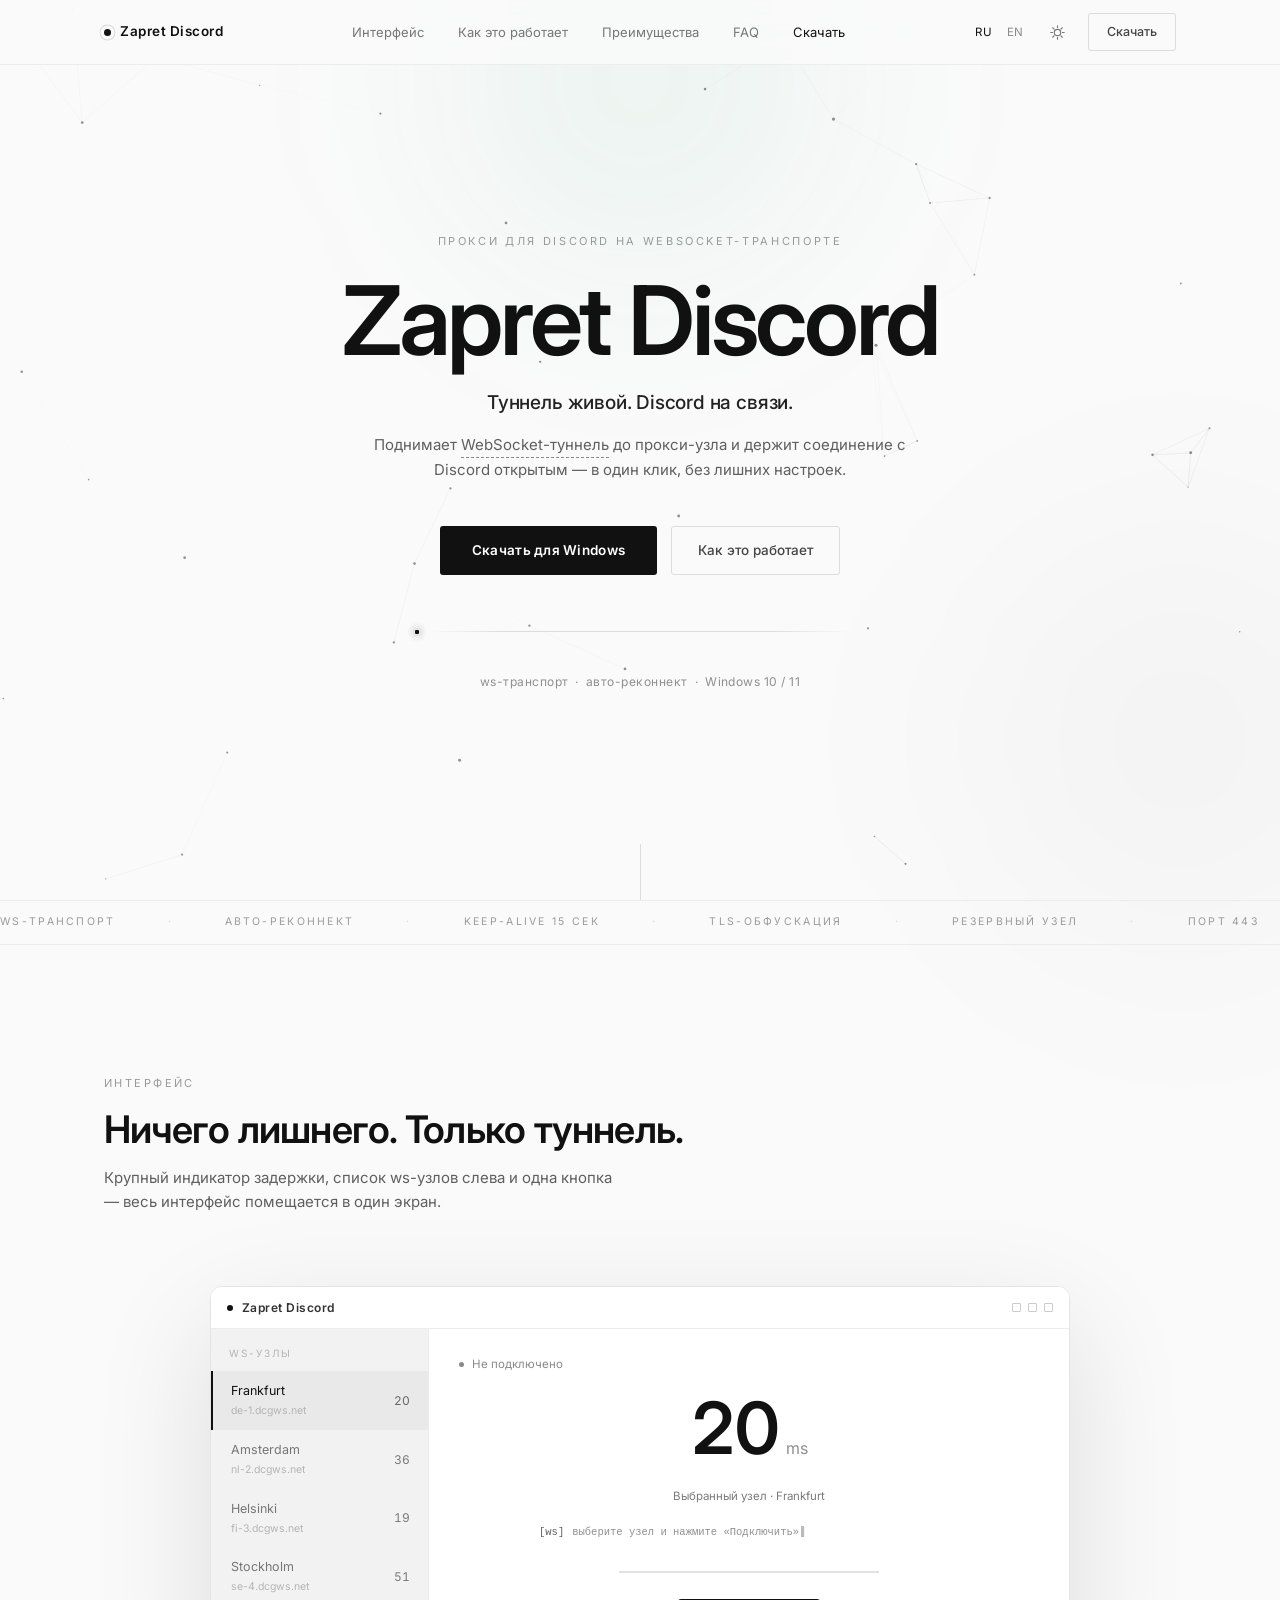
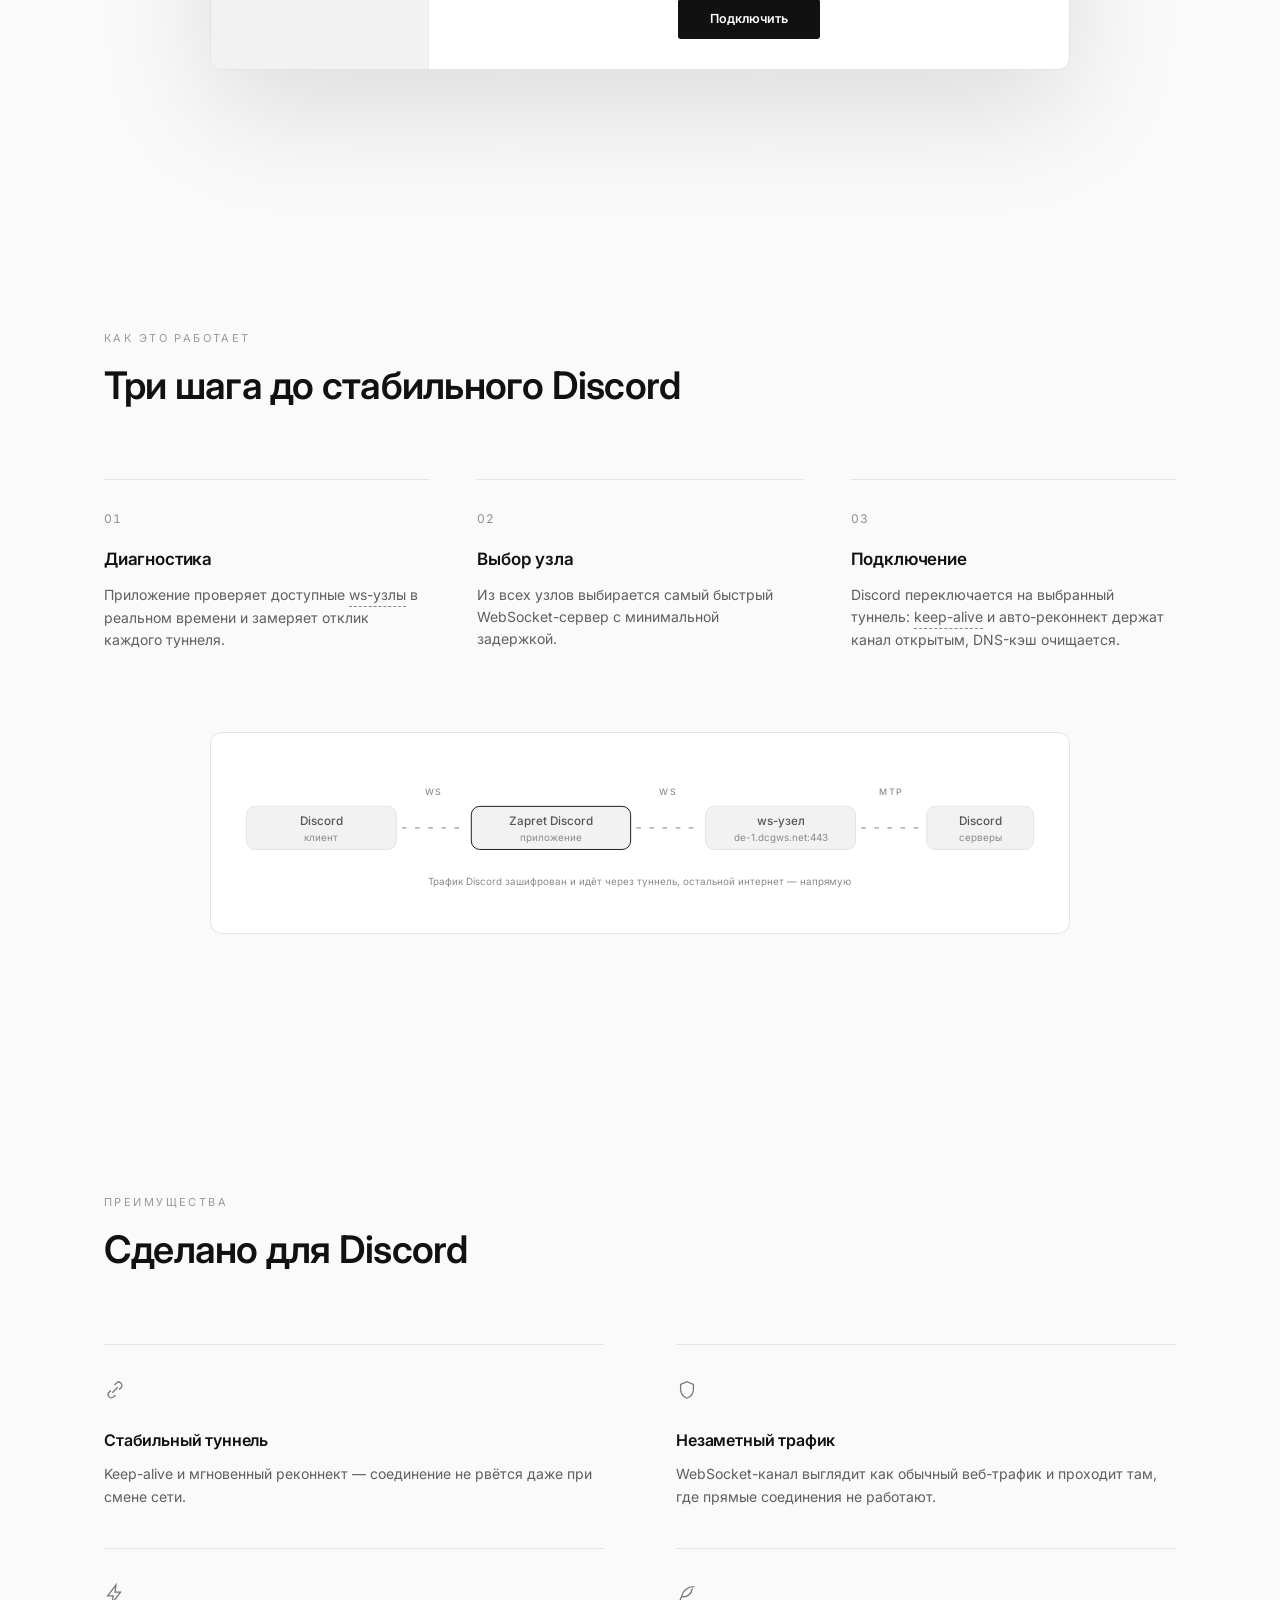
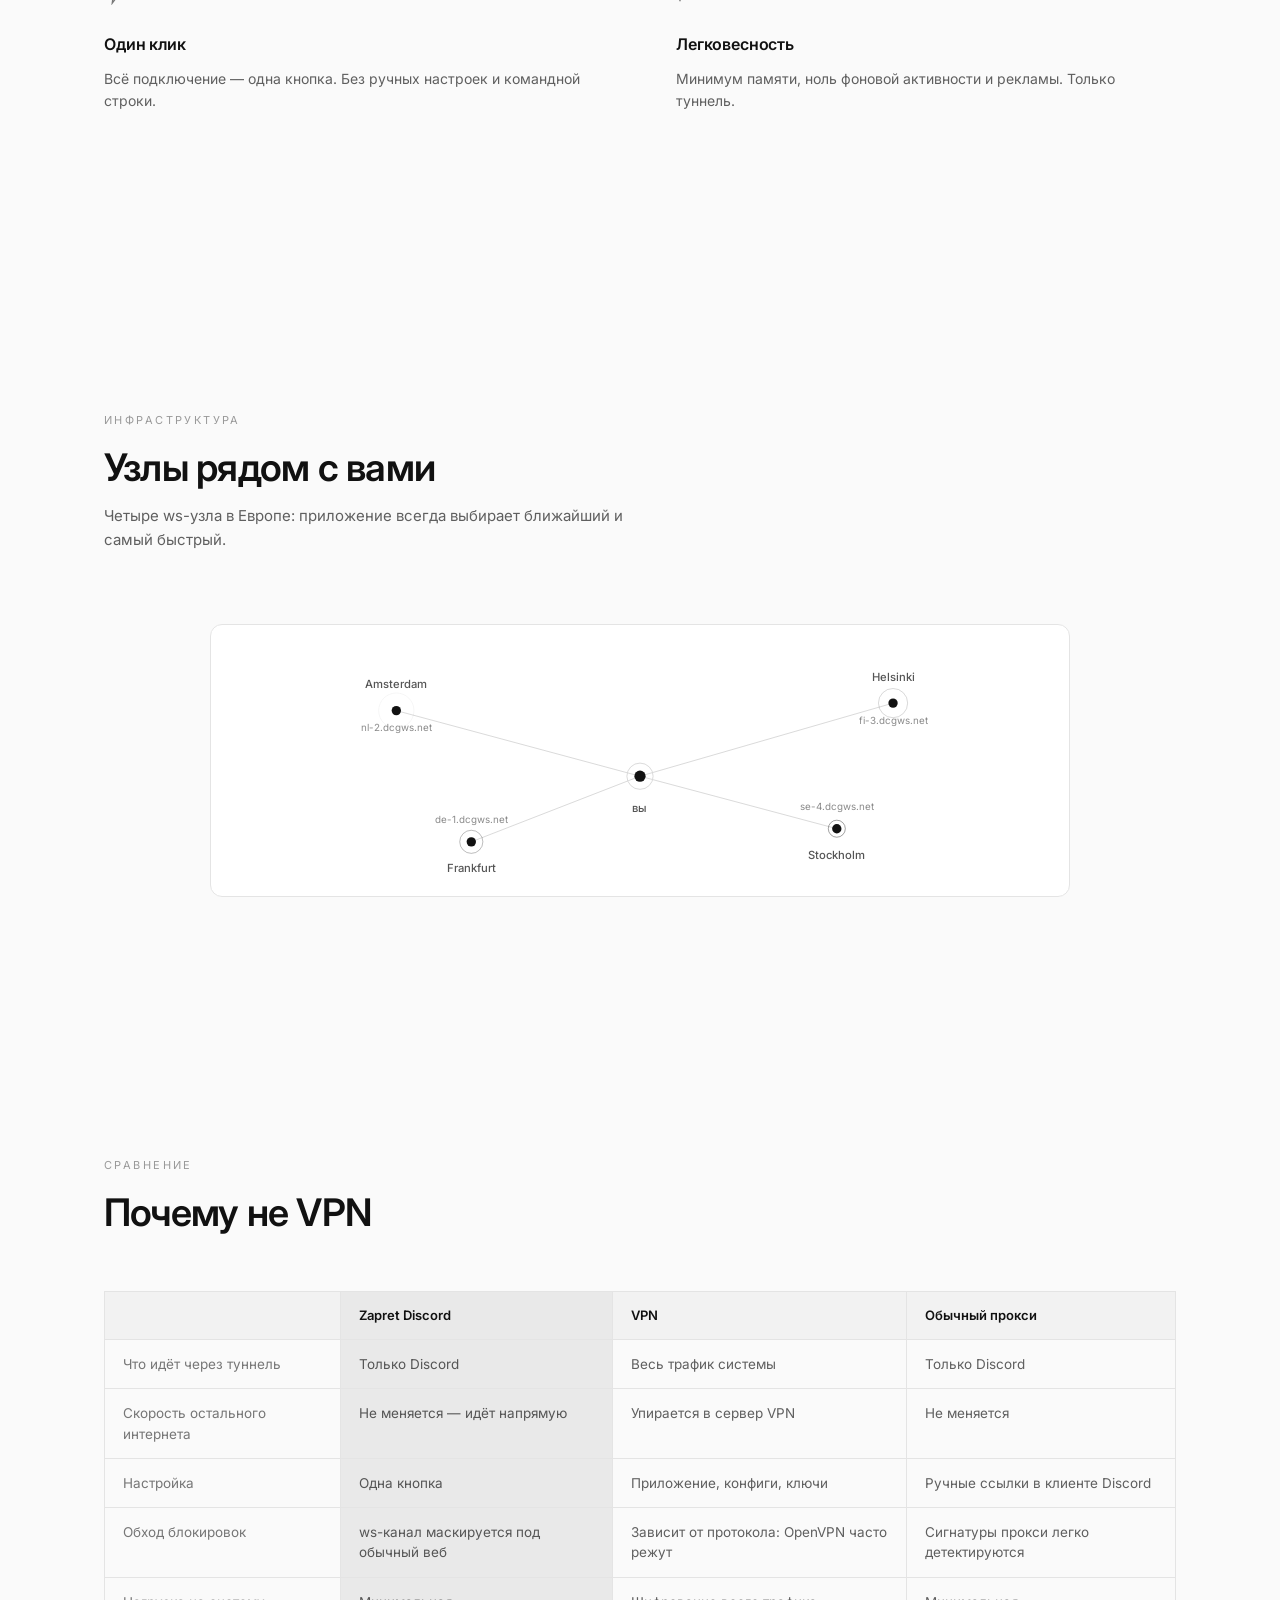
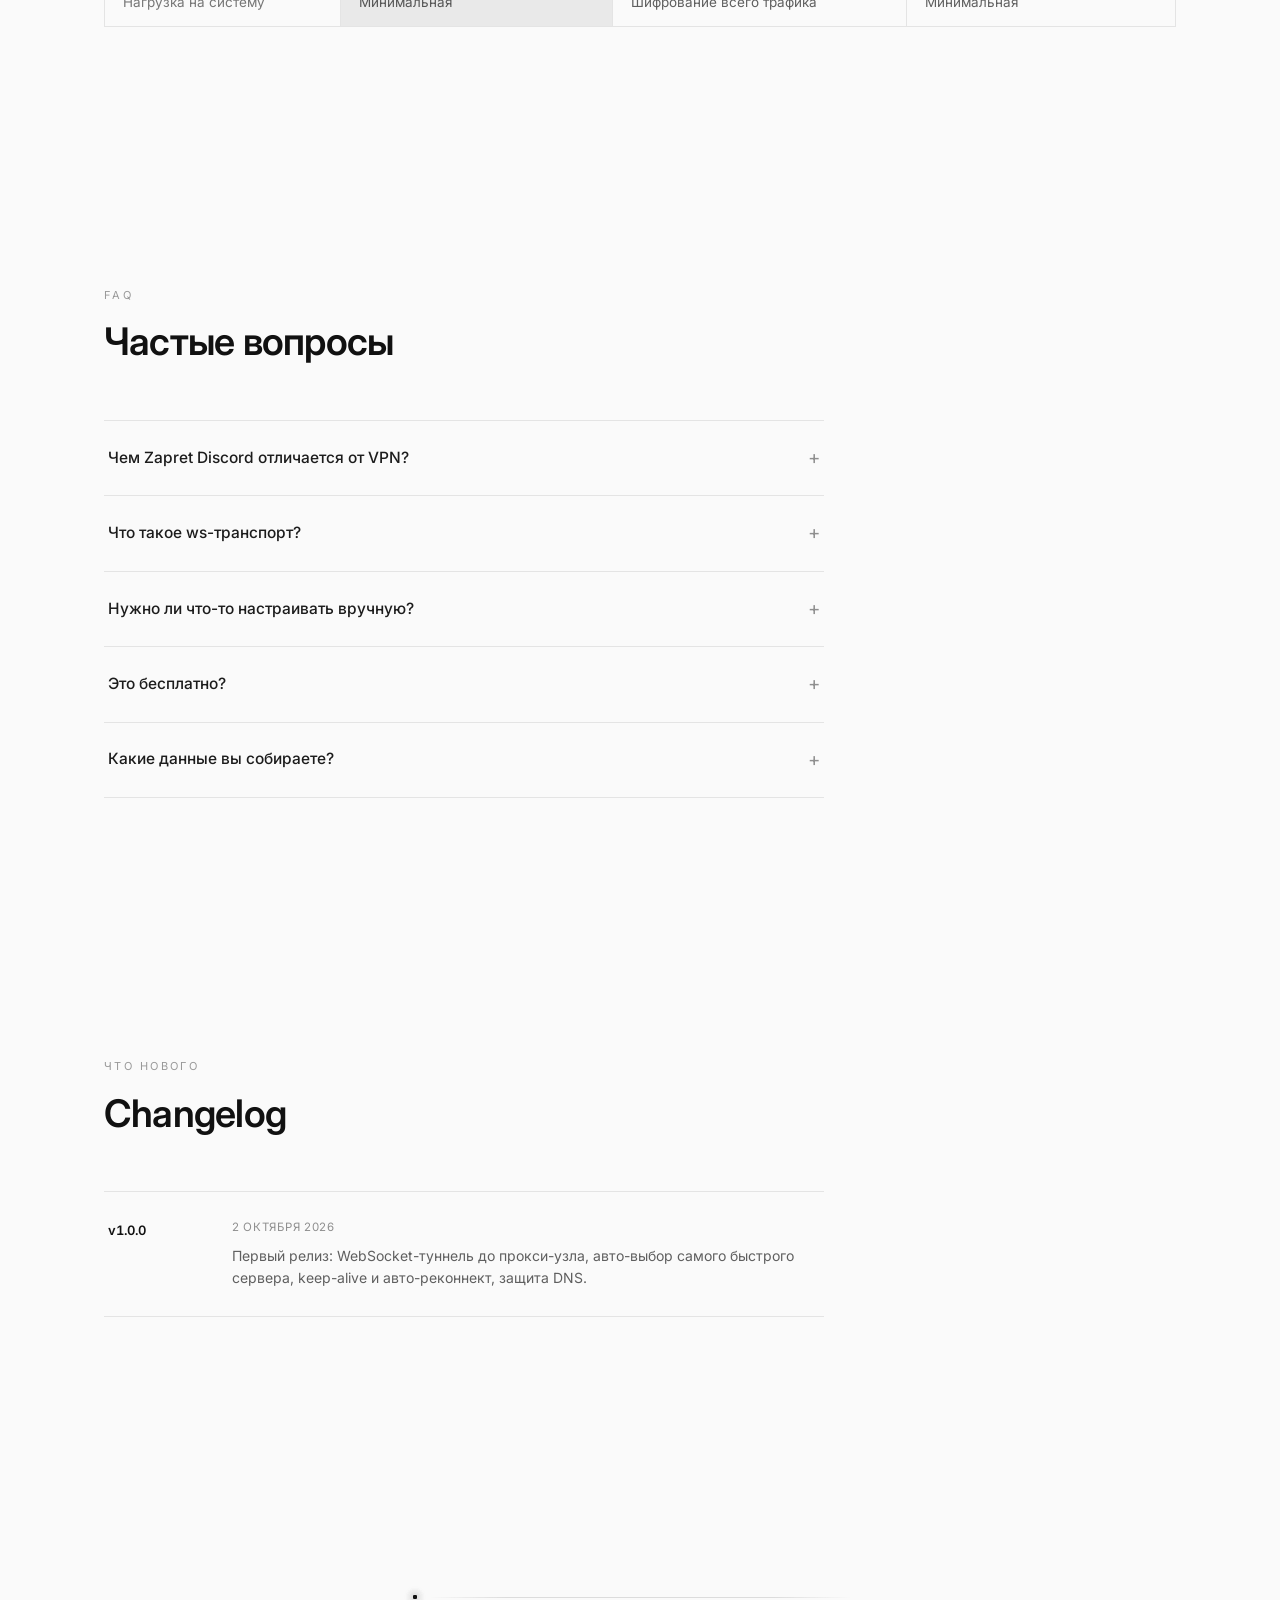
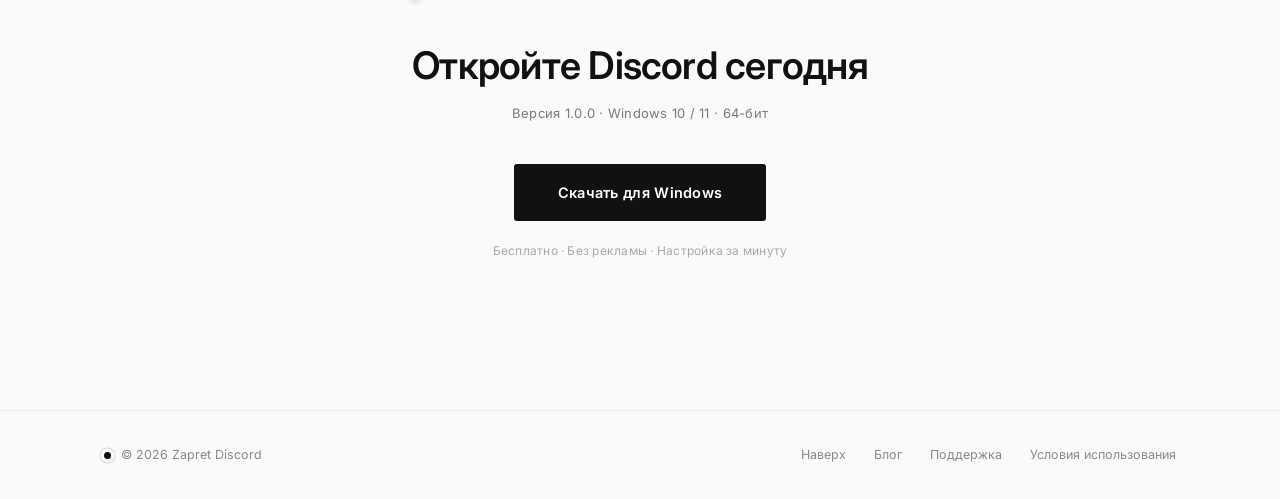
<file: index.html>
<!doctype html>
<html lang="ru" data-sw="./sw.js">
<head>
  <meta charset="utf-8">
  <meta name="viewport" content="width=device-width, initial-scale=1">
  <title>Zapret Discord — обход блокировки Discord без VPN</title>
  <meta name="description" content="Zapret Discord подключает Discord через быстрый WebSocket-туннель: авто-реконнект, TLS-обфускация, без логов и рекламы. Бесплатно. Windows 10/11.">
  <meta name="robots" content="index, follow, max-image-preview:large">
  <meta name="theme-color" content="#000000">
  <meta name="color-scheme" content="dark">
  <!-- Верификация поисковиков: вставьте коды из кабинетов вебмастера и раскомментируйте
       Яндекс    https://webmaster.yandex.ru
       Google    https://search.google.com/search-console
       Bing      https://www.bing.com/webmasters
       Mail.ru   https://webmaster.mail.ru
       Baidu     https://ziyuan.baidu.com
       Naver     https://searchadvisor.naver.com -->
  <meta name="yandex-verification" content="8bb18a4600611eff">
  <meta name="google-site-verification" content="SxLlZ3FTC0dqYHlyGSsDTpzpEkKq143Ux__LEuk9C7c">
  <meta name="msvalidate.01" content="8862D66B555B3E24EA8D3F0C0F921A12">
  <!-- <meta name="mailru-verification" content="КОД_MAILRU"> -->
  <!-- <meta name="baidu-site-verification" content="КОД_BAIDU"> -->
  <!-- <meta name="naver-site-verification" content="КОД_NAVER"> -->
  <!-- GitHub-репозиторий вида "user/repo" для живого бейджа версии -->
  <meta name="zapret:repo" content="">

  <link rel="canonical" href="https://zapretdiscord.shop/">
  <link rel="alternate" hreflang="ru" href="https://zapretdiscord.shop/">
  <link rel="alternate" hreflang="en" href="https://zapretdiscord.shop/en/">
  <link rel="alternate" hreflang="x-default" href="https://zapretdiscord.shop/">
  <meta property="og:url" content="https://zapretdiscord.shop/">
  <meta property="og:image" content="https://zapretdiscord.shop/og-image.png">

  <meta property="og:type" content="website">
  <meta property="og:site_name" content="Zapret Discord">
  <meta property="og:title" content="Zapret Discord — обход блокировки Discord без VPN">
  <meta property="og:description" content="Поднимает WebSocket-туннель до прокси-узла и держит соединение с Discord открытым — в один клик, без лишних настроек.">
  <meta property="og:image" content="og-image.png">
  <meta property="og:locale" content="ru_RU">
  <meta name="twitter:card" content="summary_large_image">
  <meta name="twitter:title" content="Zapret Discord — обход блокировки Discord без VPN">
  <meta name="twitter:description" content="Стабильный доступ к Discord через ws-туннель. Один клик, Windows 10/11.">
  <meta name="twitter:image" content="og-image.png">
  <link rel="manifest" href="manifest.webmanifest">

  <script>
  try {
    var t = localStorage.getItem('tgws-theme');
    if (t === 'light' || (!t && matchMedia('(prefers-color-scheme: light)').matches)) {
      document.documentElement.dataset.theme = 'light';
      document.querySelector('meta[name="theme-color"]').setAttribute('content', '#fafafa');
    }
  } catch (e) {}
  </script>

  <script type="application/ld+json">
  {
    "@context": "https://schema.org",
    "@type": "SoftwareApplication",
    "name": "Zapret Discord",
    "operatingSystem": "Windows 10, Windows 11",
    "applicationCategory": "SecurityApplication",
    "softwareVersion": "1.0.0",
    "description": "Подключает Discord через быстрый WebSocket-туннель и держит соединение открытым. Один клик, без настроек и рекламы.",
    "offers": { "@type": "Offer", "price": "0", "priceCurrency": "USD" }
  }
  </script>

  <script type="application/ld+json">
  {
    "@context": "https://schema.org",
    "@type": "FAQPage",
    "mainEntity": [
      {
        "@type": "Question",
        "name": "Чем Zapret Discord отличается от VPN?",
        "acceptedAnswer": { "@type": "Answer", "text": "Проксируется только трафик Discord — весь остальной интернет идёт напрямую. Это быстрее, легче для системы и не требует прав администратора." }
      },
      {
        "@type": "Question",
        "name": "Что такое ws-транспорт?",
        "acceptedAnswer": { "@type": "Answer", "text": "Discord общается с прокси через WebSocket — тот же протокол, что и у обычных сайтов. Канал сложно отличить от веб-трафика, поэтому он работает там, где прямые соединения обрываются." }
      },
      {
        "@type": "Question",
        "name": "Нужно ли что-то настраивать вручную?",
        "acceptedAnswer": { "@type": "Answer", "text": "Нет. Приложение само проверяет ws-узлы, выбирает самый быстрый туннель и подключается одной кнопкой." }
      },
      {
        "@type": "Question",
        "name": "Это бесплатно?",
        "acceptedAnswer": { "@type": "Answer", "text": "Да. Версия 1.0.0 полностью бесплатна — без рекламы, подписок и ограничений по трафику." }
      },
      {
        "@type": "Question",
        "name": "Какие данные вы собираете?",
        "acceptedAnswer": { "@type": "Answer", "text": "Никаких. Серверы не ведут логи обращений, а все настройки хранятся только на вашем компьютере." }
      }
    ]
  }
  </script>
  <link rel="icon" type="image/svg+xml" href="favicon.svg">
  <link rel="icon" type="image/png" sizes="32x32" href="favicon-32.png">
  <link rel="apple-touch-icon" href="apple-touch-icon.png">
  <link rel="preconnect" href="https://fonts.googleapis.com">
  <link rel="preconnect" href="https://fonts.gstatic.com" crossorigin>
  <link href="https://fonts.googleapis.com/css2?family=Inter:wght@400;500;600&display=swap" rel="stylesheet">
  <link rel="stylesheet" href="styles.css">
</head>
<body>

  <a class="skip" href="#main">Перейти к содержанию</a>

  <div class="glow glow-a" aria-hidden="true"></div>
  <div class="glow glow-b" aria-hidden="true"></div>
  <canvas class="bg-canvas" id="bg" aria-hidden="true"></canvas>

  <nav class="nav">
    <div class="container nav-inner">
      <a class="logo" href="#top">
        <span class="logo-dot"></span>
        <span>Zapret Discord</span>
      </a>
      <div class="nav-links">
        <a href="#demo">Интерфейс</a>
        <a href="#how">Как это работает</a>
        <a href="#features">Преимущества</a>
        <a href="#faq">FAQ</a>
        <a href="#download">Скачать</a>
      </div>
      <div class="nav-tools">
        <div class="lang">
          <a href="./" class="active" aria-current="true">RU</a>
          <a href="./en/">EN</a>
        </div>
        <button class="theme-toggle" id="themeToggle" type="button" aria-label="Переключить тему" title="Переключить тему">
          <svg class="icon-sun" width="17" height="17" viewBox="0 0 24 24" fill="none" stroke="currentColor" stroke-width="1.6" stroke-linecap="round">
            <circle cx="12" cy="12" r="4.5"/><path d="M12 2.5v2.5M12 19v2.5M2.5 12H5M19 12h2.5M5.3 5.3l1.8 1.8M16.9 16.9l1.8 1.8M18.7 5.3l-1.8 1.8M7.1 16.9l-1.8 1.8"/>
          </svg>
          <svg class="icon-moon" width="17" height="17" viewBox="0 0 24 24" fill="none" stroke="currentColor" stroke-width="1.6" stroke-linecap="round" stroke-linejoin="round">
            <path d="M20 14.5A8.5 8.5 0 0 1 9.5 4 8.5 8.5 0 1 0 20 14.5z"/>
          </svg>
        </button>
        <a class="btn-ghost nav-cta" href="#download">Скачать</a>
      </div>
    </div>
  </nav>

  <header class="hero" id="top">
    <div class="container">
      <p class="overline">Прокси для Discord на WebSocket-транспорте</p>
      <h1>Zapret Discord</h1>
      <p class="slogan">Туннель живой. Discord на связи.</p>
      <p class="hero-sub">Поднимает <span class="term" tabindex="0" data-tip="Постоянное соединение поверх WebSocket — обычного веб-протокола: трафик неотличим от посещения сайтов.">WebSocket-туннель</span> до прокси-узла и держит соединение с Discord открытым — в один клик, без лишних настроек.</p>
      <div class="hero-actions">
        <a class="btn-primary" href="https://github.com/vehrbyzzzz/tg-ws-proxy-site/releases/download/t/ZapretDiscord.exe" download>Скачать для Windows</a>
        <a class="btn-ghost" href="#how">Как это работает</a>
      </div>
      <span class="tunnel" aria-hidden="true"><i></i><i></i><i></i></span>
      <p class="hero-meta">ws-транспорт&nbsp;&nbsp;·&nbsp;&nbsp;авто-реконнект&nbsp;&nbsp;·&nbsp;&nbsp;Windows 10 / 11</p>
    </div>
    <span class="scroll-cue" aria-hidden="true"></span>
  </header>

  <main id="main">

  <div class="ticker" aria-hidden="true">
    <div class="ticker-track">
      <div class="ticker-group">
        <span>WS-ТРАНСПОРТ</span><span>АВТО-РЕКОННЕКТ</span><span>KEEP-ALIVE 15 СЕК</span><span>TLS-ОБФУСКАЦИЯ</span><span>РЕЗЕРВНЫЙ УЗЕЛ</span><span>ПОРТ 443</span><span>БЕЗ ЛОГОВ</span><span>НОЛЬ РЕКЛАМЫ</span>
      </div>
      <div class="ticker-group">
        <span>WS-ТРАНСПОРТ</span><span>АВТО-РЕКОННЕКТ</span><span>KEEP-ALIVE 15 СЕК</span><span>TLS-ОБФУСКАЦИЯ</span><span>РЕЗЕРВНЫЙ УЗЕЛ</span><span>ПОРТ 443</span><span>БЕЗ ЛОГОВ</span><span>НОЛЬ РЕКЛАМЫ</span>
      </div>
    </div>
  </div>

  <section class="section" id="demo">
    <div class="container">
      <p class="kicker reveal">Интерфейс</p>
      <h2 class="reveal">Ничего лишнего. Только туннель.</h2>
      <p class="section-sub reveal">Крупный индикатор задержки, список ws-узлов слева и одна кнопка — весь интерфейс помещается в один экран.</p>

      <div class="mock reveal" id="mock">
        <div class="mock-tb">
          <span class="mock-dot"></span>
          <span class="mock-name">Zapret Discord</span>
          <span class="mock-win" aria-hidden="true"><i></i><i></i><i></i></span>
        </div>
        <div class="mock-body">
          <div class="mock-side">
            <div class="mock-label">ws-узлы</div>
            <div class="mock-row active" data-node="Frankfurt" tabindex="0"><span>Frankfurt<small>de-1.dcgws.net</small></span><b>21</b></div>
            <div class="mock-row" data-node="Amsterdam" tabindex="0"><span>Amsterdam<small>nl-2.dcgws.net</small></span><b>33</b></div>
            <div class="mock-row" data-node="Helsinki" tabindex="0"><span>Helsinki<small>fi-3.dcgws.net</small></span><b>14</b></div>
            <div class="mock-row" data-node="Stockholm" tabindex="0"><span>Stockholm<small>se-4.dcgws.net</small></span><b>47</b></div>
          </div>
          <div class="mock-main">
            <div class="mock-status offline" id="mockStatus" data-online="Подключено" data-offline="Не подключено" data-connecting="Подключение…"><span class="dot"></span><span id="mockStatusText">Не подключено</span></div>
            <div class="mock-num"><span id="mockNum">—</span><em>ms</em></div>
            <div class="mock-sub" id="mockSub">Выбранный узел · Frankfurt</div>
            <div class="mock-log" id="mockLog"><i class="ws">[ws]</i><span>выберите узел и нажмите «Подключить»</span></div>
            <div class="mock-progress"><i id="mockFill"></i></div>
            <div class="mock-btn" id="mockBtn" role="button" tabindex="0" data-connect="Подключить" data-connecting="Подключение…" data-disconnect="Отключить">Подключить</div>
          </div>
        </div>
      </div>
    </div>
  </section>

  <section class="section" id="how">
    <div class="container">
      <p class="kicker reveal">Как это работает</p>
      <h2 class="reveal">Три шага до стабильного Discord</h2>
      <div class="steps">
        <div class="step reveal">
          <span class="step-num">01</span>
          <h3>Диагностика</h3>
          <p>Приложение проверяет доступные <span class="term" tabindex="0" data-tip="Прокси-серверы, к которым приложение подключается по WebSocket.">ws-узлы</span> в реальном времени и замеряет отклик каждого туннеля.</p>
        </div>
        <div class="step reveal">
          <span class="step-num">02</span>
          <h3>Выбор узла</h3>
          <p>Из всех узлов выбирается самый быстрый WebSocket-сервер с минимальной задержкой.</p>
        </div>
        <div class="step reveal">
          <span class="step-num">03</span>
          <h3>Подключение</h3>
          <p>Discord переключается на выбранный туннель: <span class="term" tabindex="0" data-tip="Периодические служебные пакеты, не дающие соединению закрыться на простое.">keep-alive</span> и авто-реконнект держат канал открытым, DNS-кэш очищается.</p>
        </div>
      </div>

      <div class="scheme reveal" role="img" aria-label="Схема: Discord идёт через приложение и ws-туннель к серверам Discord">
        <svg viewBox="0 0 860 150" fill="none" xmlns="http://www.w3.org/2000/svg">
          <rect class="box" x="10" y="42" width="160" height="46" rx="9"/>
          <text x="90" y="62" text-anchor="middle">Discord</text>
          <text class="sub" x="90" y="79" text-anchor="middle">клиент</text>
          <rect class="box box-us" x="250" y="42" width="170" height="46" rx="9"/>
          <text x="335" y="62" text-anchor="middle">Zapret Discord</text>
          <text class="sub" x="335" y="79" text-anchor="middle">приложение</text>
          <rect class="box" x="500" y="42" width="160" height="46" rx="9"/>
          <text x="580" y="62" text-anchor="middle">ws-узел</text>
          <text class="sub" x="580" y="79" text-anchor="middle">de-1.dcgws.net:443</text>
          <rect class="box" x="736" y="42" width="114" height="46" rx="9"/>
          <text x="793" y="62" text-anchor="middle">Discord</text>
          <text class="sub" x="793" y="79" text-anchor="middle">серверы</text>
          <line class="flow" x1="176" y1="65" x2="244" y2="65"/>
          <line class="flow" x1="426" y1="65" x2="494" y2="65"/>
          <line class="flow" x1="666" y1="65" x2="730" y2="65"/>
          <text class="lbl" x="210" y="30" text-anchor="middle">ws</text>
          <text class="lbl" x="460" y="30" text-anchor="middle">ws</text>
          <text class="lbl" x="698" y="30" text-anchor="middle">mtp</text>
          <text class="sub" x="430" y="126" text-anchor="middle">Трафик Discord зашифрован и идёт через туннель, остальной интернет — напрямую</text>
        </svg>
      </div>
    </div>
  </section>

  <section class="section" id="features">
    <div class="container">
      <p class="kicker reveal">Преимущества</p>
      <h2 class="reveal">Сделано для Discord</h2>
      <div class="features">
        <div class="feature reveal">
          <svg width="22" height="22" viewBox="0 0 24 24" fill="none" stroke="currentColor" stroke-width="1.4">
            <path d="M9 15l6-6M7.5 12.5l-2 2a3.5 3.5 0 0 0 5 5l2-2M16.5 11.5l2-2a3.5 3.5 0 0 0-5-5l-2 2"/>
          </svg>
          <h3>Стабильный туннель</h3>
          <p>Keep-alive и мгновенный реконнект — соединение не рвётся даже при смене сети.</p>
        </div>
        <div class="feature reveal">
          <svg width="22" height="22" viewBox="0 0 24 24" fill="none" stroke="currentColor" stroke-width="1.4">
            <path d="M12 3l7 3v5c0 4.5-3 8.5-7 10-4-1.5-7-5.5-7-10V6l7-3z"/>
          </svg>
          <h3>Незаметный трафик</h3>
          <p>WebSocket-канал выглядит как обычный веб-трафик и проходит там, где прямые соединения не работают.</p>
        </div>
        <div class="feature reveal">
          <svg width="22" height="22" viewBox="0 0 24 24" fill="none" stroke="currentColor" stroke-width="1.4">
            <path d="M13 2 4 14h6l-1 8 9-12h-6l1-8z"/>
          </svg>
          <h3>Один клик</h3>
          <p>Всё подключение — одна кнопка. Без ручных настроек и командной строки.</p>
        </div>
        <div class="feature reveal">
          <svg width="22" height="22" viewBox="0 0 24 24" fill="none" stroke="currentColor" stroke-width="1.4">
            <path d="M20 4c-6 0-12 3-14 11l-2 5M6 15c6 1 10-2 12-9"/>
          </svg>
          <h3>Легковесность</h3>
          <p>Минимум памяти, ноль фоновой активности и рекламы. Только туннель.</p>
        </div>
      </div>
    </div>
  </section>

  <section class="section" id="map">
    <div class="container">
      <p class="kicker reveal">Инфраструктура</p>
      <h2 class="reveal">Узлы рядом с вами</h2>
      <p class="section-sub reveal">Четыре ws-узла в Европе: приложение всегда выбирает ближайший и самый быстрый.</p>

      <div class="map-panel reveal" role="img" aria-label="Схема сети: вы в центре, вокруг четыре узла во Франкфурте, Амстердаме, Хельсинки и Стокгольме">
        <svg viewBox="0 0 860 260" fill="none" xmlns="http://www.w3.org/2000/svg">
          <line class="link" x1="430" y1="140" x2="170" y2="70"/>
          <line class="link" x1="430" y1="140" x2="700" y2="62"/>
          <line class="link" x1="430" y1="140" x2="250" y2="210"/>
          <line class="link" x1="430" y1="140" x2="640" y2="196"/>

          <circle class="pulse" cx="170" cy="70" r="8">
            <animate attributeName="r" values="7;20" dur="2.6s" repeatCount="indefinite"/>
            <animate attributeName="opacity" values=".5;0" dur="2.6s" repeatCount="indefinite"/>
          </circle>
          <circle class="node" cx="170" cy="70" r="5"/>
          <circle class="pulse" cx="700" cy="62" r="8">
            <animate attributeName="r" values="7;20" dur="2.6s" begin=".65s" repeatCount="indefinite"/>
            <animate attributeName="opacity" values=".5;0" dur="2.6s" begin=".65s" repeatCount="indefinite"/>
          </circle>
          <circle class="node" cx="700" cy="62" r="5"/>
          <circle class="pulse" cx="250" cy="210" r="8">
            <animate attributeName="r" values="7;20" dur="2.6s" begin="1.3s" repeatCount="indefinite"/>
            <animate attributeName="opacity" values=".5;0" dur="2.6s" begin="1.3s" repeatCount="indefinite"/>
          </circle>
          <circle class="node" cx="250" cy="210" r="5"/>
          <circle class="pulse" cx="640" cy="196" r="8">
            <animate attributeName="r" values="7;20" dur="2.6s" begin="1.95s" repeatCount="indefinite"/>
            <animate attributeName="opacity" values=".5;0" dur="2.6s" begin="1.95s" repeatCount="indefinite"/>
          </circle>
          <circle class="node" cx="640" cy="196" r="5"/>

          <circle class="ring" cx="430" cy="140" r="14"/>
          <circle class="hub" cx="430" cy="140" r="6"/>

          <text x="170" y="46" text-anchor="middle">Amsterdam</text>
          <text class="sub" x="170" y="92" text-anchor="middle">nl-2.dcgws.net</text>
          <text x="700" y="38" text-anchor="middle">Helsinki</text>
          <text class="sub" x="700" y="84" text-anchor="middle">fi-3.dcgws.net</text>
          <text x="250" y="242" text-anchor="middle">Frankfurt</text>
          <text class="sub" x="250" y="196" text-anchor="middle" transform="translate(0,-6)">de-1.dcgws.net</text>
          <text x="640" y="228" text-anchor="middle">Stockholm</text>
          <text class="sub" x="640" y="182" text-anchor="middle" transform="translate(0,-6)">se-4.dcgws.net</text>

          <text x="430" y="178" text-anchor="middle">вы</text>
        </svg>
      </div>
    </div>
  </section>

  <section class="section" id="compare">
    <div class="container">
      <p class="kicker reveal">Сравнение</p>
      <h2 class="reveal">Почему не VPN</h2>
      <div class="compare reveal">
        <table>
          <thead>
            <tr>
              <th></th>
              <th class="col-us">Zapret Discord</th>
              <th>VPN</th>
              <th>Обычный прокси</th>
            </tr>
          </thead>
          <tbody>
            <tr>
              <td>Что идёт через туннель</td>
              <td class="col-us">Только Discord</td>
              <td>Весь трафик системы</td>
              <td>Только Discord</td>
            </tr>
            <tr>
              <td>Скорость остального интернета</td>
              <td class="col-us">Не меняется — идёт напрямую</td>
              <td>Упирается в сервер VPN</td>
              <td>Не меняется</td>
            </tr>
            <tr>
              <td>Настройка</td>
              <td class="col-us">Одна кнопка</td>
              <td>Приложение, конфиги, ключи</td>
              <td>Ручные ссылки в клиенте Discord</td>
            </tr>
            <tr>
              <td>Обход блокировок</td>
              <td class="col-us">ws-канал маскируется под обычный веб</td>
              <td>Зависит от протокола: OpenVPN часто режут</td>
              <td>Сигнатуры прокси легко детектируются</td>
            </tr>
            <tr>
              <td>Нагрузка на систему</td>
              <td class="col-us">Минимальная</td>
              <td>Шифрование всего трафика</td>
              <td>Минимальная</td>
            </tr>
          </tbody>
        </table>
      </div>
    </div>
  </section>

  <section class="section" id="faq">
    <div class="container">
      <p class="kicker reveal">FAQ</p>
      <h2 class="reveal">Частые вопросы</h2>
      <div class="faq-list reveal">
        <details class="faq-item">
          <summary>Чем Zapret Discord отличается от VPN?</summary>
          <p>Проксируется только трафик Discord — весь остальной интернет идёт напрямую. Это быстрее, легче для системы и не требует прав администратора.</p>
        </details>
        <details class="faq-item">
          <summary>Что такое ws-транспорт?</summary>
          <p>Discord общается с прокси через WebSocket — тот же протокол, что и у обычных сайтов. Канал сложно отличить от веб-трафика, поэтому он работает там, где прямые соединения обрываются.</p>
        </details>
        <details class="faq-item">
          <summary>Нужно ли что-то настраивать вручную?</summary>
          <p>Нет. Приложение само проверяет ws-узлы, выбирает самый быстрый туннель и подключается одной кнопкой.</p>
        </details>
        <details class="faq-item">
          <summary>Это бесплатно?</summary>
          <p>Да. Версия 1.0.0 полностью бесплатна — без рекламы, подписок и ограничений по трафику.</p>
        </details>
        <details class="faq-item">
          <summary>Какие данные вы собираете?</summary>
          <p>Никаких. Серверы не ведут логи обращений, а все настройки хранятся только на вашем компьютере.</p>
        </details>
      </div>
    </div>
  </section>

  <section class="section" id="changelog">
    <div class="container">
      <p class="kicker reveal">Что нового</p>
      <h2 class="reveal">Changelog</h2>
      <div class="changelog reveal">
        <div class="cl-item">
          <div class="cl-ver">v1.0.0</div>
          <div class="cl-body">
            <div class="cl-date">2 октября 2026</div>
            <p>Первый релиз: WebSocket-туннель до прокси-узла, авто-выбор самого быстрого сервера, keep-alive и авто-реконнект, защита DNS.</p>
          </div>
        </div>
      </div>
    </div>
  </section>

  <section class="section download" id="download">
    <div class="container">
      <span class="tunnel tunnel-dl" aria-hidden="true"><i></i><i></i><i></i></span>
      <h2 class="reveal">Откройте Discord сегодня</h2>
      <p class="dl-meta reveal" id="dlMeta">Версия 1.0.0 · Windows 10 / 11 · 64-бит</p>
      <!-- TODO: замените href на ссылку вашего релиза .exe -->
      <div class="dl-actions reveal">
        <a class="btn-primary btn-big" href="https://github.com/vehrbyzzzz/tg-ws-proxy-site/releases/download/t/ZapretDiscord.exe" download>Скачать для Windows</a>
      </div>
      <p class="dl-note reveal">Бесплатно · Без рекламы · Настройка за минуту</p>
    </div>
  </section>

  </main>

  <footer class="footer">
    <div class="container footer-inner">
      <span class="footer-brand"><span class="logo-dot"></span>© 2026 Zapret Discord</span>
      <div class="footer-links">
        <a href="#top">Наверх</a>
        <a href="blog/">Блог</a>
        <a href="support.html">Поддержка</a>
        <a href="terms.html">Условия использования</a>
      </div>
    </div>
  </footer>

  <a class="mobile-cta" id="mobileCta" href="#download">Скачать Zapret Discord</a>

  <button class="to-top" id="toTop" type="button" aria-label="Наверх">
    <svg width="16" height="16" viewBox="0 0 24 24" fill="none" stroke="currentColor" stroke-width="1.6" stroke-linecap="round" stroke-linejoin="round">
      <path d="M12 19V5M5 12l7-7 7 7"/>
    </svg>
  </button>

  <script src="app.js"></script>
</body>
</html>
</file>
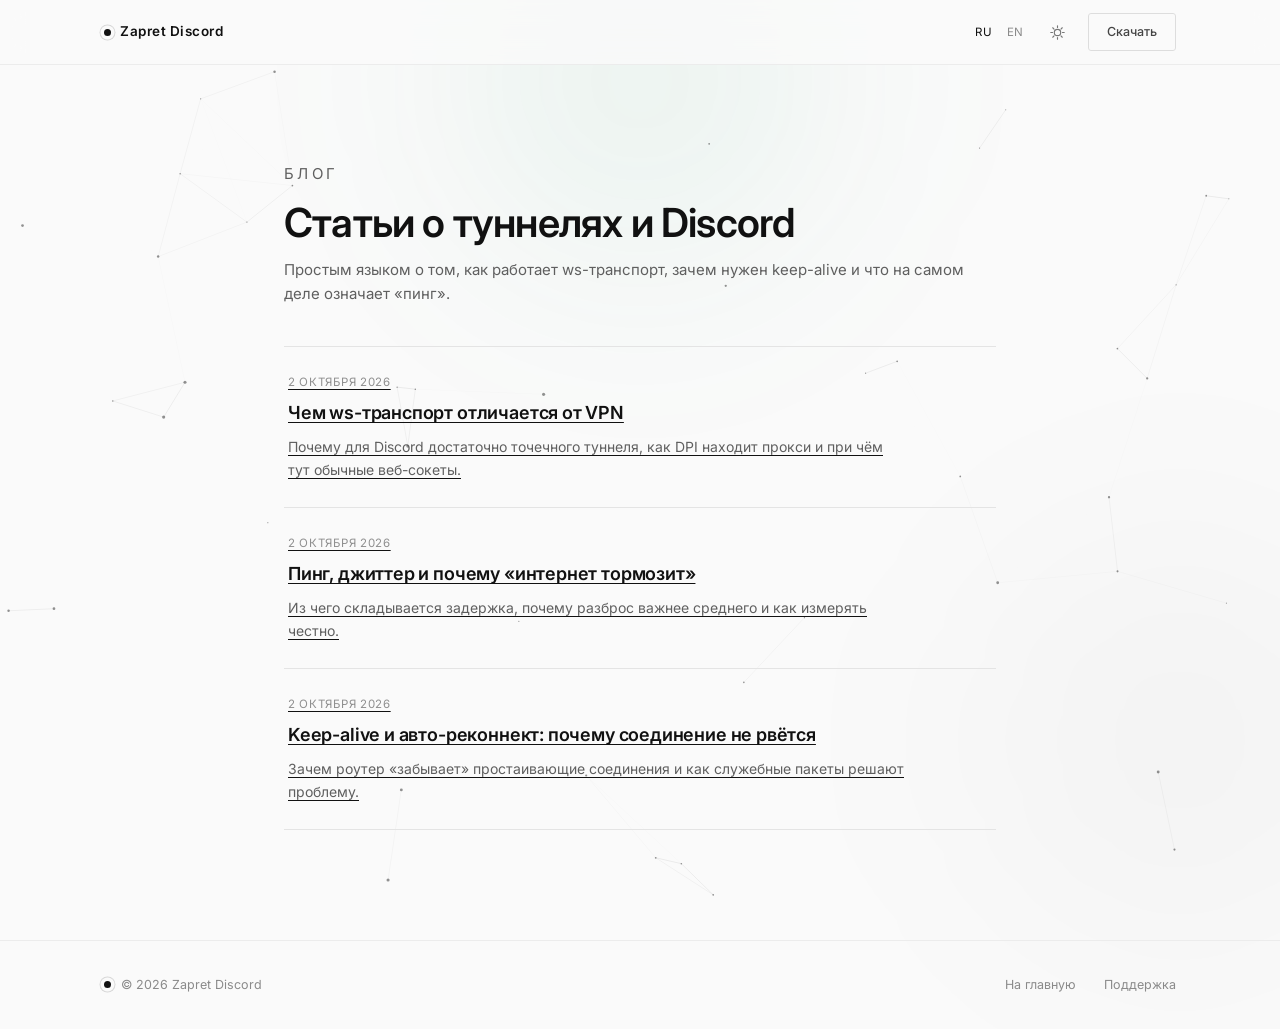
<file: blog/index.html>
<!doctype html>
<html lang="ru" data-sw="./../sw.js">
<head>
  <meta charset="utf-8">
  <meta name="viewport" content="width=device-width, initial-scale=1">
  <title>Блог — Zapret Discord</title>
  <meta name="description" content="Статьи о WebSocket-туннелях, пинге, keep-alive и стабильном доступе к Discord — простым языком.">
  <meta name="robots" content="index, follow">
  <meta name="theme-color" content="#000000">
  <meta name="color-scheme" content="dark">
  <link rel="icon" type="image/svg+xml" href="../favicon.svg">
  <link rel="icon" type="image/png" sizes="32x32" href="../favicon-32.png">
  <link rel="apple-touch-icon" href="../apple-touch-icon.png">
  <script>
  try {
    var t = localStorage.getItem('tgws-theme');
    if (t === 'light' || (!t && matchMedia('(prefers-color-scheme: light)').matches)) {
      document.documentElement.dataset.theme = 'light';
      document.querySelector('meta[name="theme-color"]').setAttribute('content', '#fafafa');
    }
  } catch (e) {}
  </script>
  <link rel="preconnect" href="https://fonts.googleapis.com">
  <link rel="preconnect" href="https://fonts.gstatic.com" crossorigin>
  <link href="https://fonts.googleapis.com/css2?family=Inter:wght@400;500;600&display=swap" rel="stylesheet">
  <link rel="stylesheet" href="../styles.css">
</head>
<body>

  <div class="glow glow-a" aria-hidden="true"></div>
  <div class="glow glow-b" aria-hidden="true"></div>
  <canvas class="bg-canvas" id="bg" aria-hidden="true"></canvas>

  <nav class="nav">
    <div class="container nav-inner">
      <a class="logo" href="../">
        <span class="logo-dot"></span>
        <span>Zapret Discord</span>
      </a>
      <div class="nav-tools">
        <div class="lang">
          <a href="../" class="active" aria-current="true">RU</a>
          <a href="../en/">EN</a>
        </div>
        <button class="theme-toggle" id="themeToggle" type="button" aria-label="Переключить тему" title="Переключить тему">
          <svg class="icon-sun" width="17" height="17" viewBox="0 0 24 24" fill="none" stroke="currentColor" stroke-width="1.6" stroke-linecap="round">
            <circle cx="12" cy="12" r="4.5"/><path d="M12 2.5v2.5M12 19v2.5M2.5 12H5M19 12h2.5M5.3 5.3l1.8 1.8M16.9 16.9l1.8 1.8M18.7 5.3l-1.8 1.8M7.1 16.9l-1.8 1.8"/>
          </svg>
          <svg class="icon-moon" width="17" height="17" viewBox="0 0 24 24" fill="none" stroke="currentColor" stroke-width="1.6" stroke-linecap="round" stroke-linejoin="round">
            <path d="M20 14.5A8.5 8.5 0 0 1 9.5 4 8.5 8.5 0 1 0 20 14.5z"/>
          </svg>
        </button>
        <a class="btn-ghost nav-cta" href="../#download">Скачать</a>
      </div>
    </div>
  </nav>

  <main class="doc" id="main">
    <p class="kicker">Блог</p>
    <h1>Статьи о туннелях и Discord</h1>
    <p>Простым языком о том, как работает ws-транспорт, зачем нужен keep-alive и что на самом деле означает «пинг».</p>

    <div class="post-list">
      <a class="post-item" href="ws-transport.html">
        <div class="p-date">2 октября 2026</div>
        <h2>Чем ws-транспорт отличается от VPN</h2>
        <p>Почему для Discord достаточно точечного туннеля, как DPI находит прокси и при чём тут обычные веб-сокеты.</p>
      </a>
      <a class="post-item" href="ping-i-dzhitter.html">
        <div class="p-date">2 октября 2026</div>
        <h2>Пинг, джиттер и почему «интернет тормозит»</h2>
        <p>Из чего складывается задержка, почему разброс важнее среднего и как измерять честно.</p>
      </a>
      <a class="post-item" href="keep-alive.html">
        <div class="p-date">2 октября 2026</div>
        <h2>Keep-alive и авто-реконнект: почему соединение не рвётся</h2>
        <p>Зачем роутер «забывает» простаивающие соединения и как служебные пакеты решают проблему.</p>
      </a>
    </div>
  </main>

  <footer class="footer">
    <div class="container footer-inner">
      <span class="footer-brand"><span class="logo-dot"></span>© 2026 Zapret Discord</span>
      <div class="footer-links">
        <a href="../">На главную</a>
        <a href="../support.html">Поддержка</a>
      </div>
    </div>
  </footer>

  <script src="../app.js"></script>
</body>
</html>
</file>
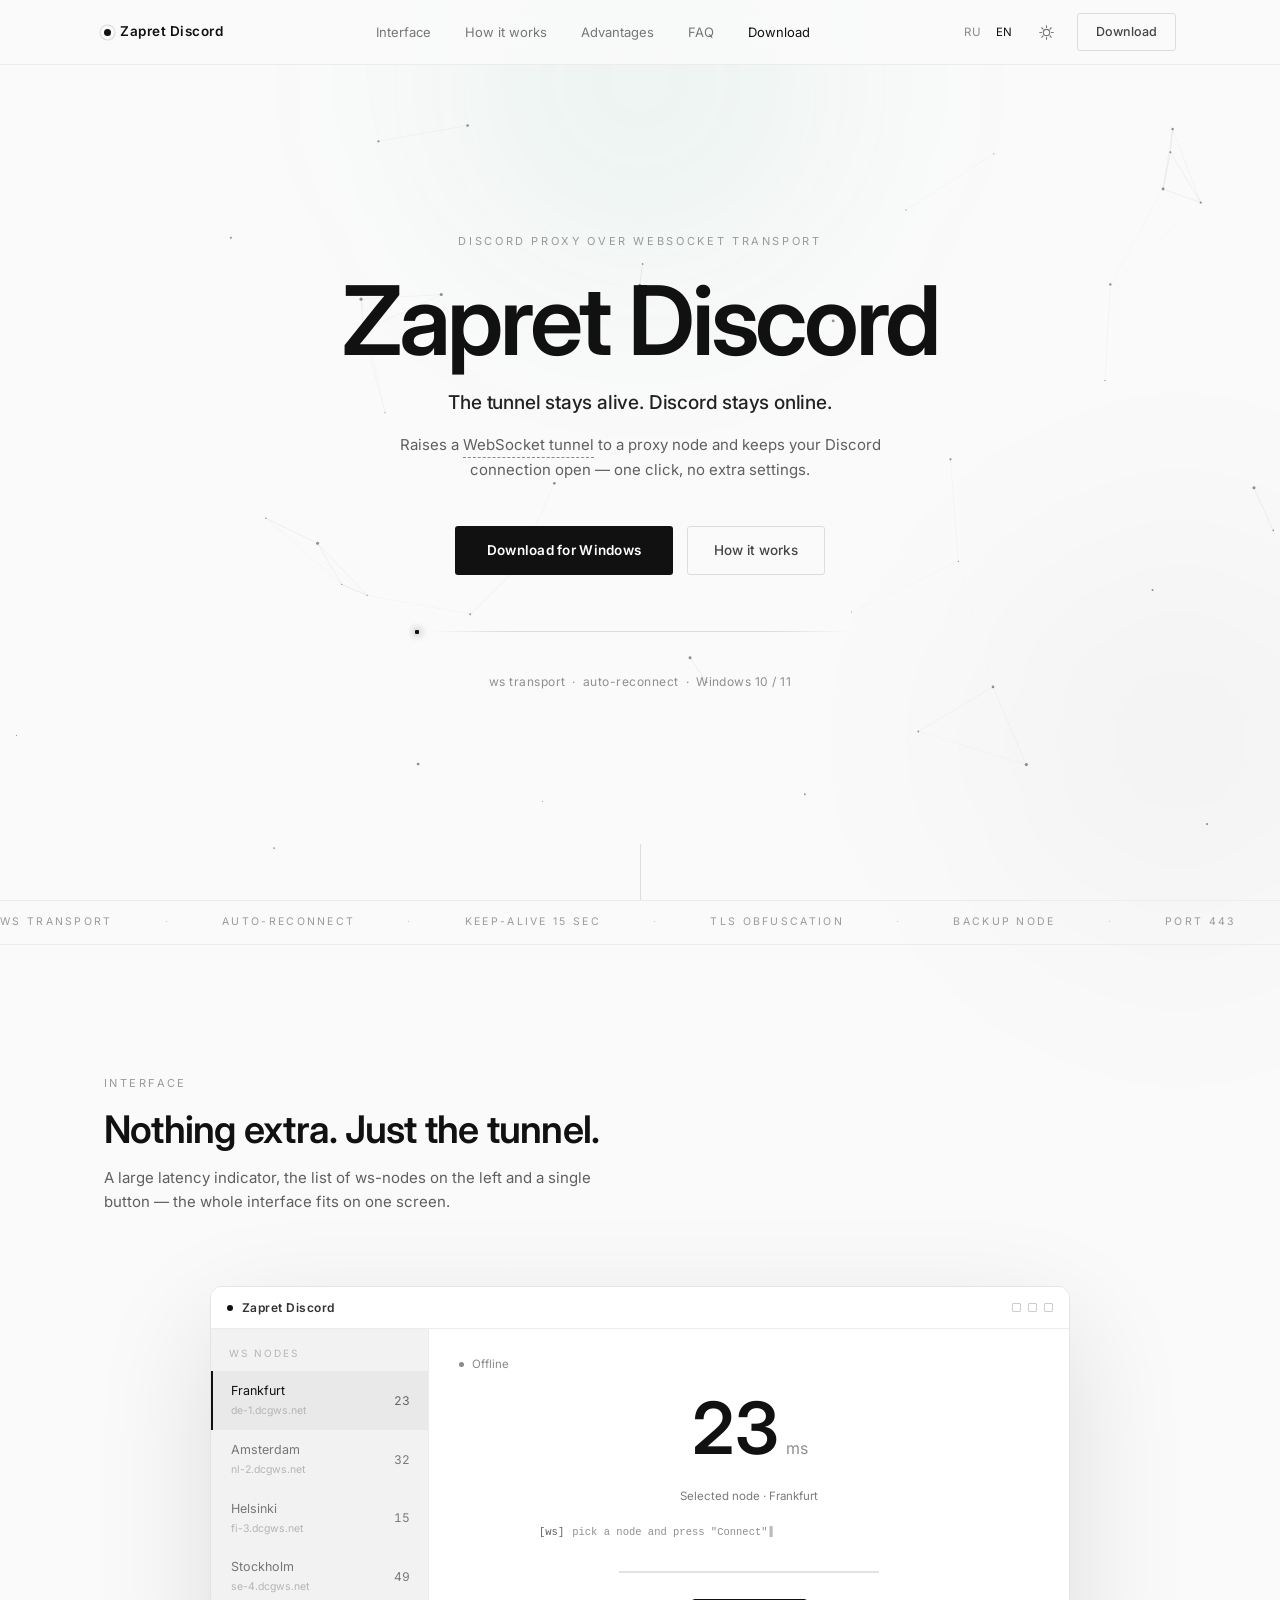
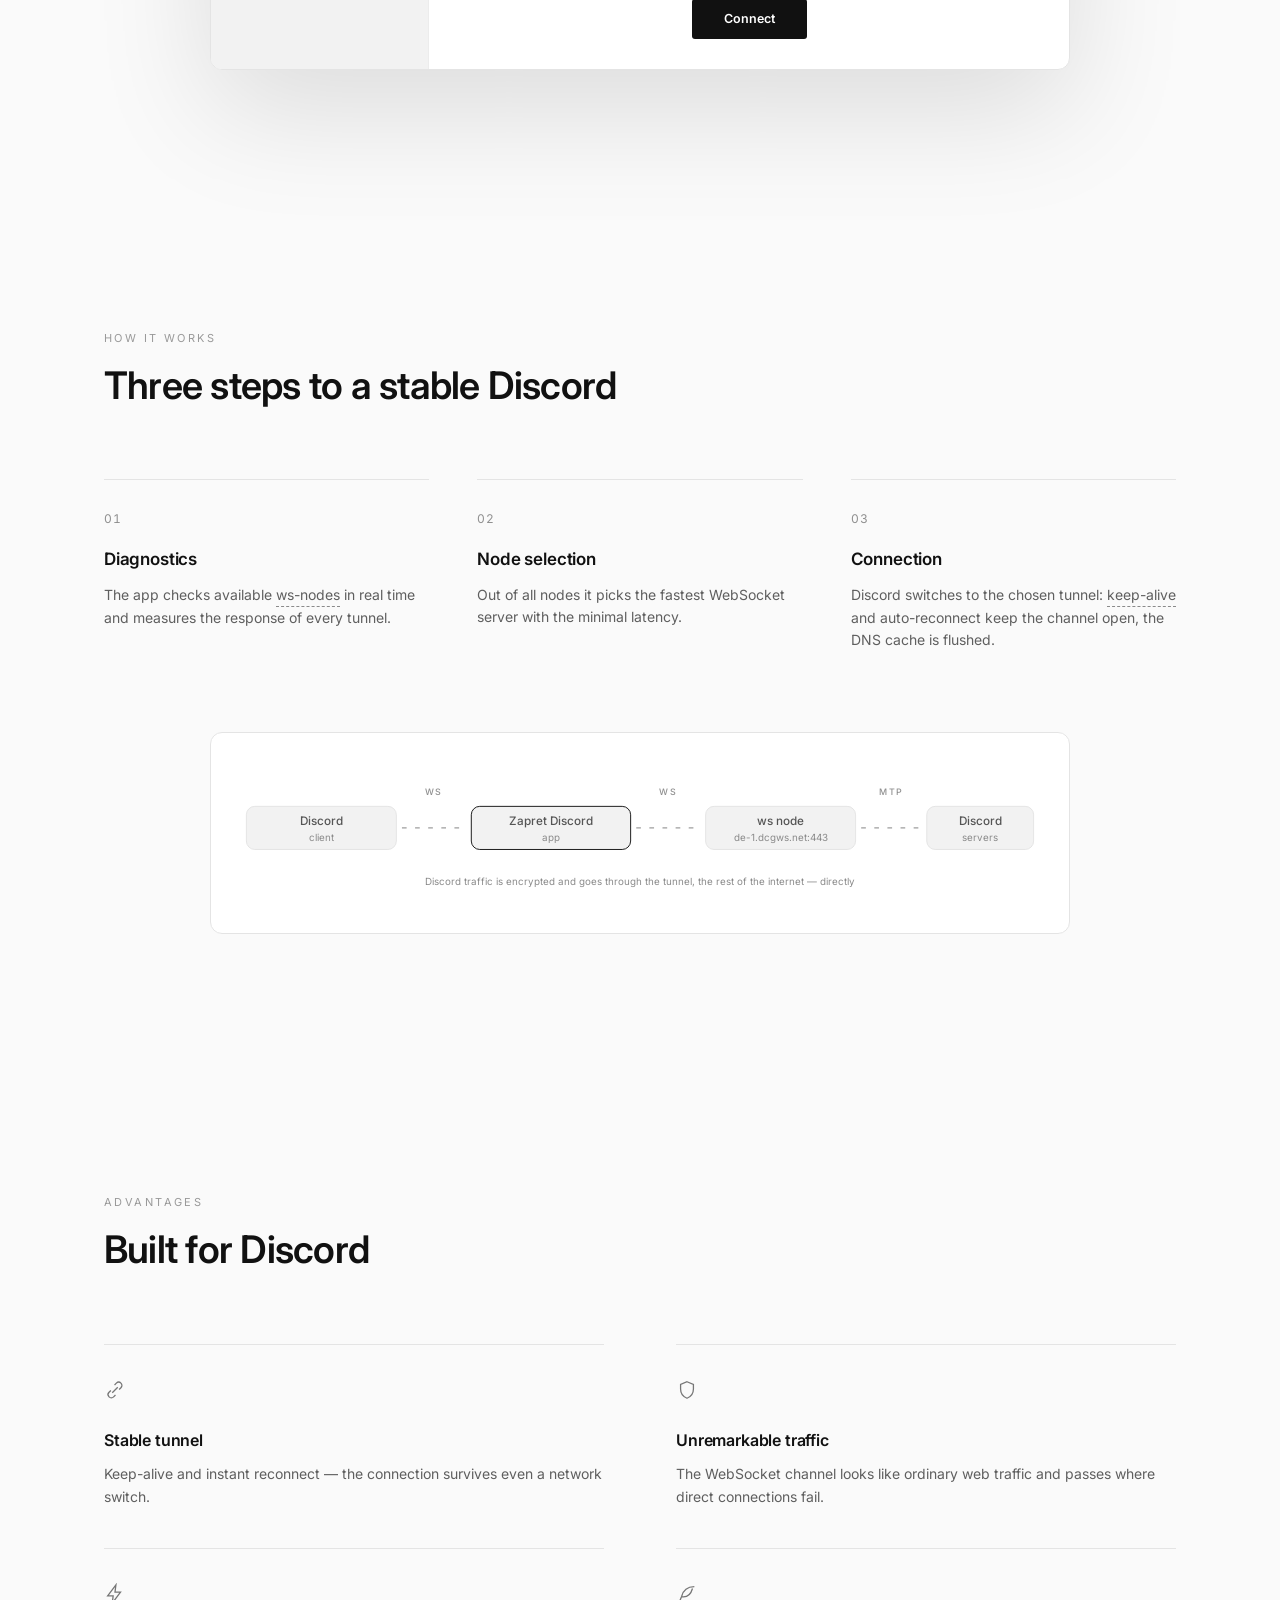
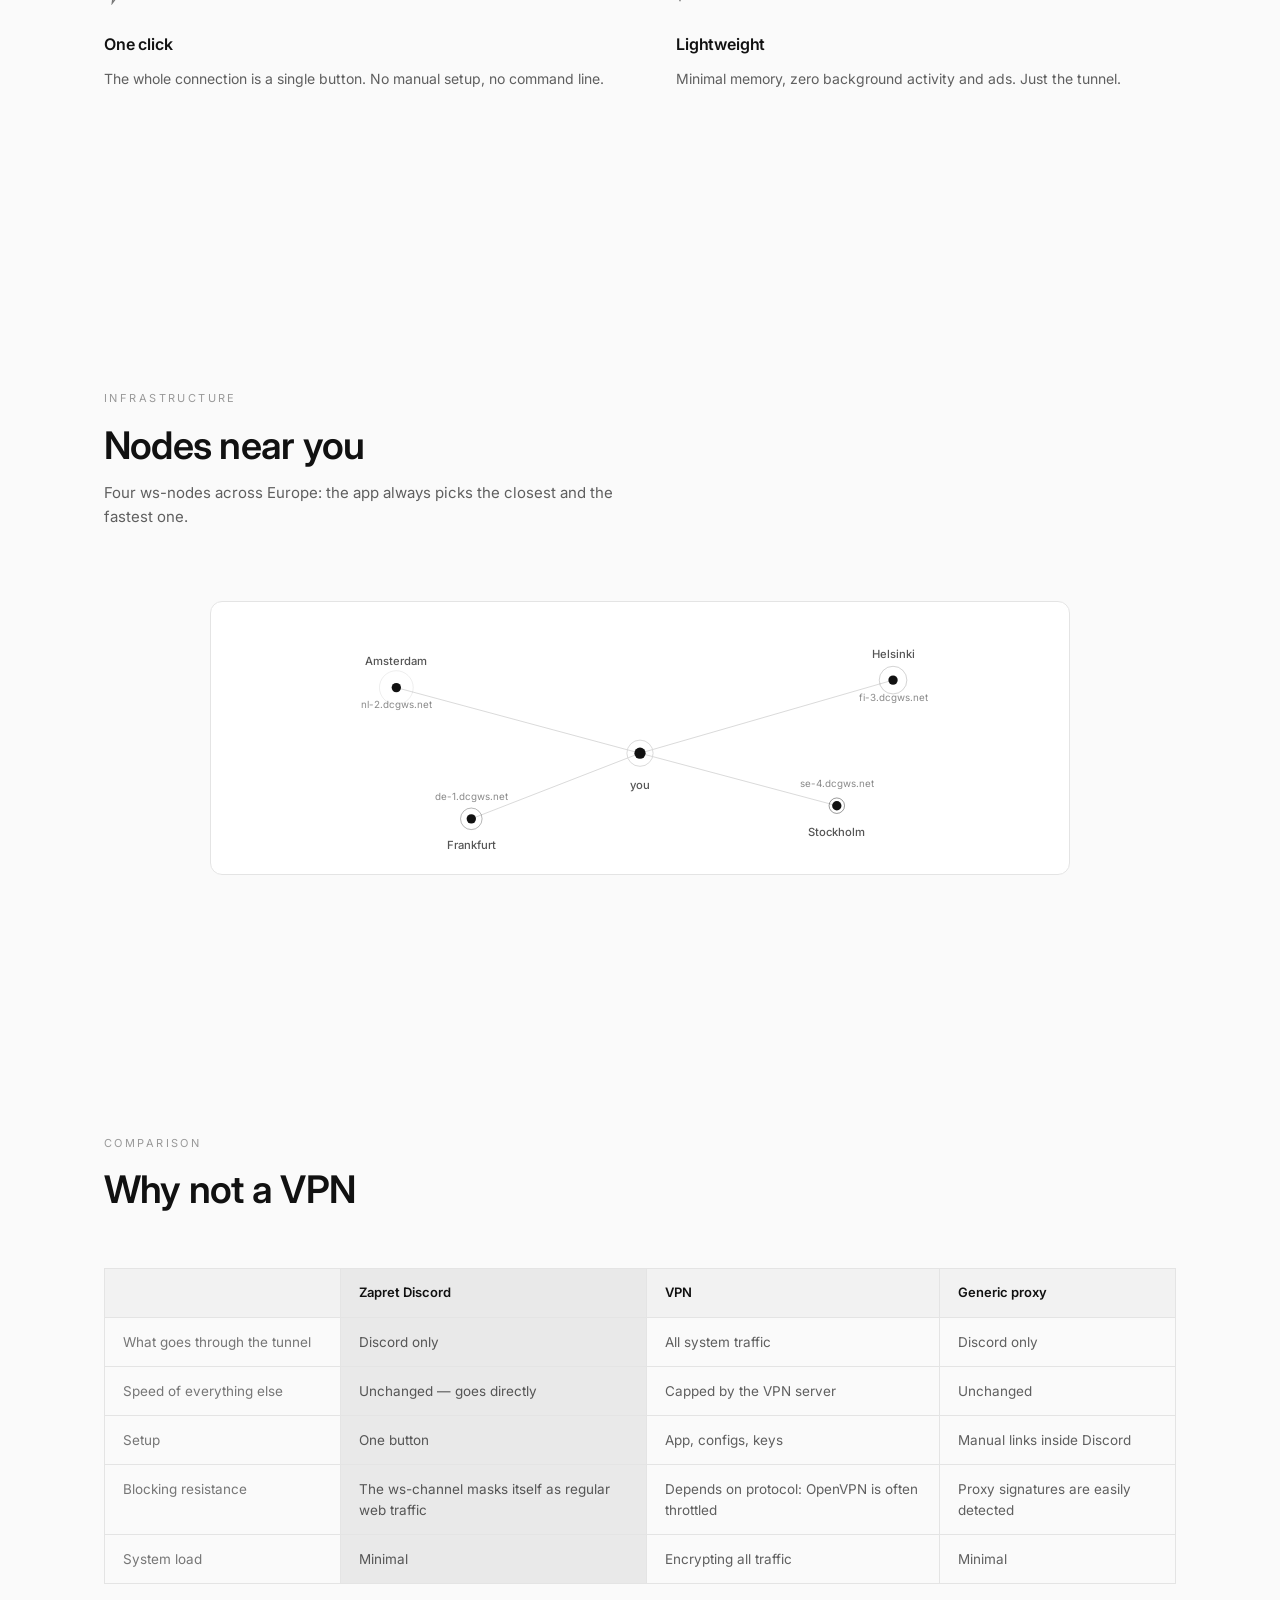
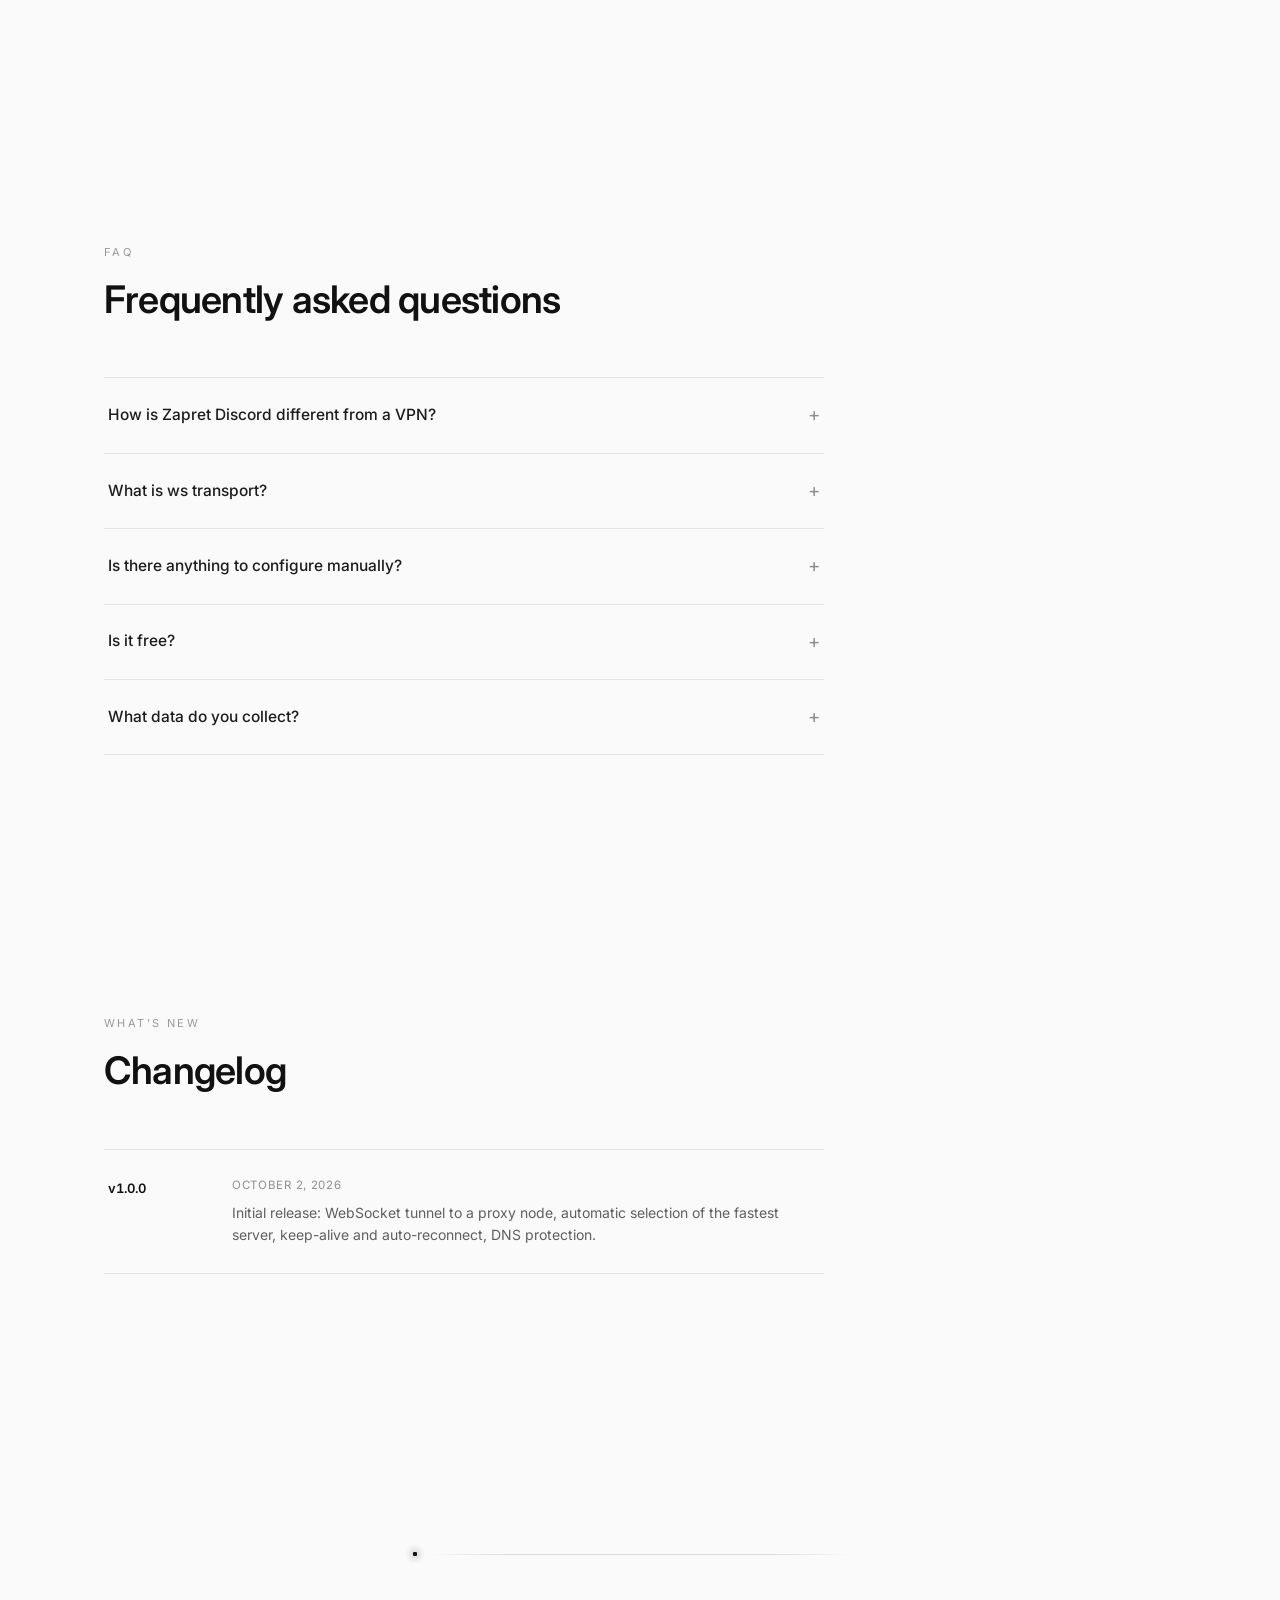
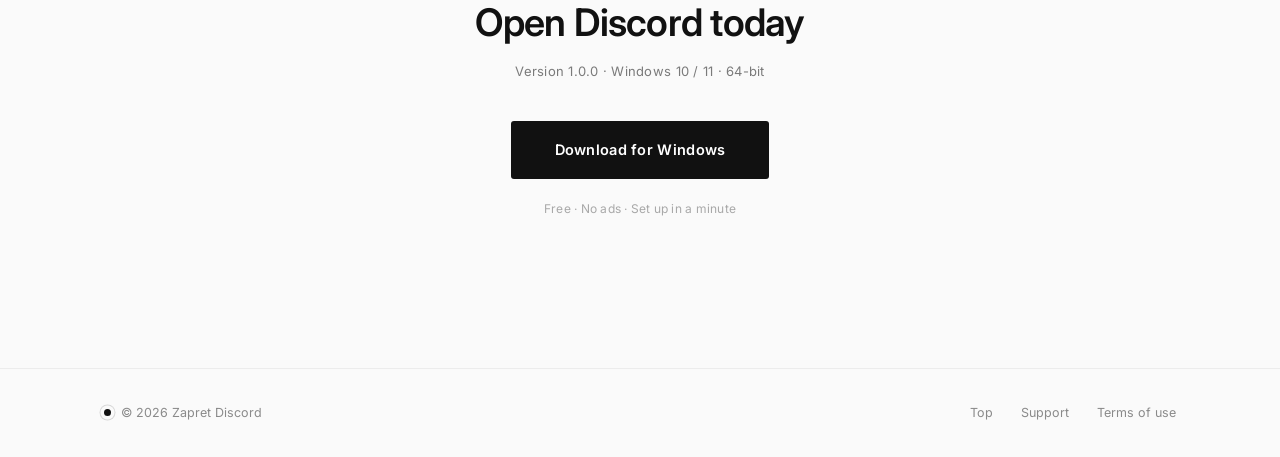
<file: en/index.html>
<!doctype html>
<html lang="en" data-sw="../sw.js">
<head>
  <meta charset="utf-8">
  <meta name="viewport" content="width=device-width, initial-scale=1">
  <title>Zapret Discord — unblock Discord without a VPN</title>
  <meta name="description" content="Zapret Discord connects Discord through a fast WebSocket tunnel: auto-reconnect, TLS obfuscation, no logs, no ads. Free. Windows 10/11.">
  <meta name="robots" content="index, follow, max-image-preview:large">
  <meta name="theme-color" content="#000000">
  <meta name="color-scheme" content="dark">
  <!-- Search-engine verification: paste codes from each webmaster console, then uncomment
       Yandex   https://webmaster.yandex.ru
       Google   https://search.google.com/search-console
       Bing     https://www.bing.com/webmasters
       Mail.ru  https://webmaster.mail.ru
       Baidu    https://ziyuan.baidu.com
       Naver    https://searchadvisor.naver.com -->
  <meta name="yandex-verification" content="8bb18a4600611eff">
  <meta name="google-site-verification" content="SxLlZ3FTC0dqYHlyGSsDTpzpEkKq143Ux__LEuk9C7c">
  <meta name="msvalidate.01" content="8862D66B555B3E24EA8D3F0C0F921A12">
  <!-- <meta name="mailru-verification" content="MAILRU_CODE"> -->
  <!-- <meta name="baidu-site-verification" content="BAIDU_CODE"> -->
  <!-- <meta name="naver-site-verification" content="NAVER_CODE"> -->
  <!-- GitHub repo like "user/repo" for the live version badge -->
  <meta name="zapret:repo" content="">

  <link rel="canonical" href="https://zapretdiscord.shop/en/">
  <link rel="alternate" hreflang="ru" href="https://zapretdiscord.shop/">
  <link rel="alternate" hreflang="en" href="https://zapretdiscord.shop/en/">
  <link rel="alternate" hreflang="x-default" href="https://zapretdiscord.shop/">
  <meta property="og:url" content="https://zapretdiscord.shop/en/">
  <meta property="og:image" content="https://zapretdiscord.shop/og-image.png">

  <meta property="og:type" content="website">
  <meta property="og:site_name" content="Zapret Discord">
  <meta property="og:title" content="Zapret Discord — Discord over a WebSocket tunnel">
  <meta property="og:description" content="Raises a WebSocket tunnel to a proxy node and keeps your Discord connection open — one click, no settings.">
  <meta property="og:image" content="../og-image.png">
  <meta property="og:locale" content="en_US">
  <meta name="twitter:card" content="summary_large_image">
  <meta name="twitter:title" content="Zapret Discord — Discord over a WebSocket tunnel">
  <meta name="twitter:description" content="Stable access to Discord over a ws-tunnel. One click, Windows 10/11.">
  <meta name="twitter:image" content="../og-image.png">
  <link rel="manifest" href="../manifest.webmanifest">

  <script>
  try {
    var t = localStorage.getItem('tgws-theme');
    if (t === 'light' || (!t && matchMedia('(prefers-color-scheme: light)').matches)) {
      document.documentElement.dataset.theme = 'light';
      document.querySelector('meta[name="theme-color"]').setAttribute('content', '#fafafa');
    }
  } catch (e) {}
  </script>

  <script type="application/ld+json">
  {
    "@context": "https://schema.org",
    "@type": "SoftwareApplication",
    "name": "Zapret Discord",
    "operatingSystem": "Windows 10, Windows 11",
    "applicationCategory": "SecurityApplication",
    "softwareVersion": "1.0.0",
    "description": "Connects Discord through a fast WebSocket tunnel and keeps the connection open. One click, no setup, no ads.",
    "offers": { "@type": "Offer", "price": "0", "priceCurrency": "USD" }
  }
  </script>

  <link rel="icon" type="image/svg+xml" href="../favicon.svg">
  <link rel="icon" type="image/png" sizes="32x32" href="../favicon-32.png">
  <link rel="apple-touch-icon" href="../apple-touch-icon.png">
  <link rel="preconnect" href="https://fonts.googleapis.com">
  <link rel="preconnect" href="https://fonts.gstatic.com" crossorigin>
  <link href="https://fonts.googleapis.com/css2?family=Inter:wght@400;500;600&display=swap" rel="stylesheet">
  <link rel="stylesheet" href="../styles.css">
</head>
<body>

  <a class="skip" href="#main">Skip to content</a>

  <div class="glow glow-a" aria-hidden="true"></div>
  <div class="glow glow-b" aria-hidden="true"></div>
  <canvas class="bg-canvas" id="bg" aria-hidden="true"></canvas>

  <nav class="nav">
    <div class="container nav-inner">
      <a class="logo" href="#top">
        <span class="logo-dot"></span>
        <span>Zapret Discord</span>
      </a>
      <div class="nav-links">
        <a href="#demo">Interface</a>
        <a href="#how">How it works</a>
        <a href="#features">Advantages</a>
        <a href="#faq">FAQ</a>
        <a href="#download">Download</a>
      </div>
      <div class="nav-tools">
        <div class="lang">
          <a href="../">RU</a>
          <a href="./" class="active" aria-current="true">EN</a>
        </div>
        <button class="theme-toggle" id="themeToggle" type="button" aria-label="Toggle theme" title="Toggle theme">
          <svg class="icon-sun" width="17" height="17" viewBox="0 0 24 24" fill="none" stroke="currentColor" stroke-width="1.6" stroke-linecap="round">
            <circle cx="12" cy="12" r="4.5"/><path d="M12 2.5v2.5M12 19v2.5M2.5 12H5M19 12h2.5M5.3 5.3l1.8 1.8M16.9 16.9l1.8 1.8M18.7 5.3l-1.8 1.8M7.1 16.9l-1.8 1.8"/>
          </svg>
          <svg class="icon-moon" width="17" height="17" viewBox="0 0 24 24" fill="none" stroke="currentColor" stroke-width="1.6" stroke-linecap="round" stroke-linejoin="round">
            <path d="M20 14.5A8.5 8.5 0 0 1 9.5 4 8.5 8.5 0 1 0 20 14.5z"/>
          </svg>
        </button>
        <a class="btn-ghost nav-cta" href="#download">Download</a>
      </div>
    </div>
  </nav>

  <header class="hero" id="top">
    <div class="container">
      <p class="overline">Discord proxy over WebSocket transport</p>
      <h1>Zapret Discord</h1>
      <p class="slogan">The tunnel stays alive. Discord stays online.</p>
      <p class="hero-sub">Raises a <span class="term" tabindex="0" data-tip="A persistent connection over WebSocket — a regular web protocol: the traffic is indistinguishable from visiting websites.">WebSocket tunnel</span> to a proxy node and keeps your Discord connection open — one click, no extra settings.</p>
      <div class="hero-actions">
        <a class="btn-primary" href="https://github.com/vehrbyzzzz/tg-ws-proxy-site/releases/download/t/ZapretDiscord.exe" download>Download for Windows</a>
        <a class="btn-ghost" href="#how">How it works</a>
      </div>
      <span class="tunnel" aria-hidden="true"><i></i><i></i><i></i></span>
      <p class="hero-meta">ws transport&nbsp;&nbsp;·&nbsp;&nbsp;auto-reconnect&nbsp;&nbsp;·&nbsp;&nbsp;Windows 10 / 11</p>
    </div>
    <span class="scroll-cue" aria-hidden="true"></span>
  </header>

  <main id="main">

  <div class="ticker" aria-hidden="true">
    <div class="ticker-track">
      <div class="ticker-group">
        <span>WS TRANSPORT</span><span>AUTO-RECONNECT</span><span>KEEP-ALIVE 15 SEC</span><span>TLS OBFUSCATION</span><span>BACKUP NODE</span><span>PORT 443</span><span>NO LOGS</span><span>NO ADS</span>
      </div>
      <div class="ticker-group">
        <span>WS TRANSPORT</span><span>AUTO-RECONNECT</span><span>KEEP-ALIVE 15 SEC</span><span>TLS OBFUSCATION</span><span>BACKUP NODE</span><span>PORT 443</span><span>NO LOGS</span><span>NO ADS</span>
      </div>
    </div>
  </div>

  <section class="section" id="demo">
    <div class="container">
      <p class="kicker reveal">Interface</p>
      <h2 class="reveal">Nothing extra. Just the tunnel.</h2>
      <p class="section-sub reveal">A large latency indicator, the list of ws-nodes on the left and a single button — the whole interface fits on one screen.</p>

      <div class="mock reveal" id="mock">
        <div class="mock-tb">
          <span class="mock-dot"></span>
          <span class="mock-name">Zapret Discord</span>
          <span class="mock-win" aria-hidden="true"><i></i><i></i><i></i></span>
        </div>
        <div class="mock-body">
          <div class="mock-side">
            <div class="mock-label">ws nodes</div>
            <div class="mock-row active" data-node="Frankfurt" tabindex="0"><span>Frankfurt<small>de-1.dcgws.net</small></span><b>21</b></div>
            <div class="mock-row" data-node="Amsterdam" tabindex="0"><span>Amsterdam<small>nl-2.dcgws.net</small></span><b>33</b></div>
            <div class="mock-row" data-node="Helsinki" tabindex="0"><span>Helsinki<small>fi-3.dcgws.net</small></span><b>14</b></div>
            <div class="mock-row" data-node="Stockholm" tabindex="0"><span>Stockholm<small>se-4.dcgws.net</small></span><b>47</b></div>
          </div>
          <div class="mock-main">
            <div class="mock-status offline" id="mockStatus" data-online="Connected" data-offline="Offline" data-connecting="Connecting…"><span class="dot"></span><span id="mockStatusText">Offline</span></div>
            <div class="mock-num"><span id="mockNum">—</span><em>ms</em></div>
            <div class="mock-sub" id="mockSub">Selected node · Frankfurt</div>
            <div class="mock-log" id="mockLog"><i class="ws">[ws]</i><span>pick a node and press "Connect"</span></div>
            <div class="mock-progress"><i id="mockFill"></i></div>
            <div class="mock-btn" id="mockBtn" role="button" tabindex="0" data-connect="Connect" data-connecting="Connecting…" data-disconnect="Disconnect">Connect</div>
          </div>
        </div>
      </div>
    </div>
  </section>

  <section class="section" id="how">
    <div class="container">
      <p class="kicker reveal">How it works</p>
      <h2 class="reveal">Three steps to a stable Discord</h2>
      <div class="steps">
        <div class="step reveal">
          <span class="step-num">01</span>
          <h3>Diagnostics</h3>
          <p>The app checks available <span class="term" tabindex="0" data-tip="Proxy servers the app connects to over WebSocket.">ws-nodes</span> in real time and measures the response of every tunnel.</p>
        </div>
        <div class="step reveal">
          <span class="step-num">02</span>
          <h3>Node selection</h3>
          <p>Out of all nodes it picks the fastest WebSocket server with the minimal latency.</p>
        </div>
        <div class="step reveal">
          <span class="step-num">03</span>
          <h3>Connection</h3>
          <p>Discord switches to the chosen tunnel: <span class="term" tabindex="0" data-tip="Periodic service packets that keep the connection from closing while idle.">keep-alive</span> and auto-reconnect keep the channel open, the DNS cache is flushed.</p>
        </div>
      </div>

      <div class="scheme reveal" role="img" aria-label="Scheme: Discord goes through the app and a ws-tunnel to Discord servers">
        <svg viewBox="0 0 860 150" fill="none" xmlns="http://www.w3.org/2000/svg">
          <rect class="box" x="10" y="42" width="160" height="46" rx="9"/>
          <text x="90" y="62" text-anchor="middle">Discord</text>
          <text class="sub" x="90" y="79" text-anchor="middle">client</text>
          <rect class="box box-us" x="250" y="42" width="170" height="46" rx="9"/>
          <text x="335" y="62" text-anchor="middle">Zapret Discord</text>
          <text class="sub" x="335" y="79" text-anchor="middle">app</text>
          <rect class="box" x="500" y="42" width="160" height="46" rx="9"/>
          <text x="580" y="62" text-anchor="middle">ws node</text>
          <text class="sub" x="580" y="79" text-anchor="middle">de-1.dcgws.net:443</text>
          <rect class="box" x="736" y="42" width="114" height="46" rx="9"/>
          <text x="793" y="62" text-anchor="middle">Discord</text>
          <text class="sub" x="793" y="79" text-anchor="middle">servers</text>
          <line class="flow" x1="176" y1="65" x2="244" y2="65"/>
          <line class="flow" x1="426" y1="65" x2="494" y2="65"/>
          <line class="flow" x1="666" y1="65" x2="730" y2="65"/>
          <text class="lbl" x="210" y="30" text-anchor="middle">ws</text>
          <text class="lbl" x="460" y="30" text-anchor="middle">ws</text>
          <text class="lbl" x="698" y="30" text-anchor="middle">mtp</text>
          <text class="sub" x="430" y="126" text-anchor="middle">Discord traffic is encrypted and goes through the tunnel, the rest of the internet — directly</text>
        </svg>
      </div>
    </div>
  </section>

  <section class="section" id="features">
    <div class="container">
      <p class="kicker reveal">Advantages</p>
      <h2 class="reveal">Built for Discord</h2>
      <div class="features">
        <div class="feature reveal">
          <svg width="22" height="22" viewBox="0 0 24 24" fill="none" stroke="currentColor" stroke-width="1.4">
            <path d="M9 15l6-6M7.5 12.5l-2 2a3.5 3.5 0 0 0 5 5l2-2M16.5 11.5l2-2a3.5 3.5 0 0 0-5-5l-2 2"/>
          </svg>
          <h3>Stable tunnel</h3>
          <p>Keep-alive and instant reconnect — the connection survives even a network switch.</p>
        </div>
        <div class="feature reveal">
          <svg width="22" height="22" viewBox="0 0 24 24" fill="none" stroke="currentColor" stroke-width="1.4">
            <path d="M12 3l7 3v5c0 4.5-3 8.5-7 10-4-1.5-7-5.5-7-10V6l7-3z"/>
          </svg>
          <h3>Unremarkable traffic</h3>
          <p>The WebSocket channel looks like ordinary web traffic and passes where direct connections fail.</p>
        </div>
        <div class="feature reveal">
          <svg width="22" height="22" viewBox="0 0 24 24" fill="none" stroke="currentColor" stroke-width="1.4">
            <path d="M13 2 4 14h6l-1 8 9-12h-6l1-8z"/>
          </svg>
          <h3>One click</h3>
          <p>The whole connection is a single button. No manual setup, no command line.</p>
        </div>
        <div class="feature reveal">
          <svg width="22" height="22" viewBox="0 0 24 24" fill="none" stroke="currentColor" stroke-width="1.4">
            <path d="M20 4c-6 0-12 3-14 11l-2 5M6 15c6 1 10-2 12-9"/>
          </svg>
          <h3>Lightweight</h3>
          <p>Minimal memory, zero background activity and ads. Just the tunnel.</p>
        </div>
      </div>
    </div>
  </section>

  <section class="section" id="map">
    <div class="container">
      <p class="kicker reveal">Infrastructure</p>
      <h2 class="reveal">Nodes near you</h2>
      <p class="section-sub reveal">Four ws-nodes across Europe: the app always picks the closest and the fastest one.</p>

      <div class="map-panel reveal" role="img" aria-label="Network scheme: you in the center, surrounded by four nodes in Frankfurt, Amsterdam, Helsinki and Stockholm">
        <svg viewBox="0 0 860 260" fill="none" xmlns="http://www.w3.org/2000/svg">
          <line class="link" x1="430" y1="140" x2="170" y2="70"/>
          <line class="link" x1="430" y1="140" x2="700" y2="62"/>
          <line class="link" x1="430" y1="140" x2="250" y2="210"/>
          <line class="link" x1="430" y1="140" x2="640" y2="196"/>

          <circle class="pulse" cx="170" cy="70" r="8">
            <animate attributeName="r" values="7;20" dur="2.6s" repeatCount="indefinite"/>
            <animate attributeName="opacity" values=".5;0" dur="2.6s" repeatCount="indefinite"/>
          </circle>
          <circle class="node" cx="170" cy="70" r="5"/>
          <circle class="pulse" cx="700" cy="62" r="8">
            <animate attributeName="r" values="7;20" dur="2.6s" begin=".65s" repeatCount="indefinite"/>
            <animate attributeName="opacity" values=".5;0" dur="2.6s" begin=".65s" repeatCount="indefinite"/>
          </circle>
          <circle class="node" cx="700" cy="62" r="5"/>
          <circle class="pulse" cx="250" cy="210" r="8">
            <animate attributeName="r" values="7;20" dur="2.6s" begin="1.3s" repeatCount="indefinite"/>
            <animate attributeName="opacity" values=".5;0" dur="2.6s" begin="1.3s" repeatCount="indefinite"/>
          </circle>
          <circle class="node" cx="250" cy="210" r="5"/>
          <circle class="pulse" cx="640" cy="196" r="8">
            <animate attributeName="r" values="7;20" dur="2.6s" begin="1.95s" repeatCount="indefinite"/>
            <animate attributeName="opacity" values=".5;0" dur="2.6s" begin="1.95s" repeatCount="indefinite"/>
          </circle>
          <circle class="node" cx="640" cy="196" r="5"/>

          <circle class="ring" cx="430" cy="140" r="14"/>
          <circle class="hub" cx="430" cy="140" r="6"/>

          <text x="170" y="46" text-anchor="middle">Amsterdam</text>
          <text class="sub" x="170" y="92" text-anchor="middle">nl-2.dcgws.net</text>
          <text x="700" y="38" text-anchor="middle">Helsinki</text>
          <text class="sub" x="700" y="84" text-anchor="middle">fi-3.dcgws.net</text>
          <text x="250" y="242" text-anchor="middle">Frankfurt</text>
          <text class="sub" x="250" y="196" text-anchor="middle" transform="translate(0,-6)">de-1.dcgws.net</text>
          <text x="640" y="228" text-anchor="middle">Stockholm</text>
          <text class="sub" x="640" y="182" text-anchor="middle" transform="translate(0,-6)">se-4.dcgws.net</text>

          <text x="430" y="178" text-anchor="middle">you</text>
        </svg>
      </div>
    </div>
  </section>

  <section class="section" id="compare">
    <div class="container">
      <p class="kicker reveal">Comparison</p>
      <h2 class="reveal">Why not a VPN</h2>
      <div class="compare reveal">
        <table>
          <thead>
            <tr>
              <th></th>
              <th class="col-us">Zapret Discord</th>
              <th>VPN</th>
              <th>Generic proxy</th>
            </tr>
          </thead>
          <tbody>
            <tr>
              <td>What goes through the tunnel</td>
              <td class="col-us">Discord only</td>
              <td>All system traffic</td>
              <td>Discord only</td>
            </tr>
            <tr>
              <td>Speed of everything else</td>
              <td class="col-us">Unchanged — goes directly</td>
              <td>Capped by the VPN server</td>
              <td>Unchanged</td>
            </tr>
            <tr>
              <td>Setup</td>
              <td class="col-us">One button</td>
              <td>App, configs, keys</td>
              <td>Manual links inside Discord</td>
            </tr>
            <tr>
              <td>Blocking resistance</td>
              <td class="col-us">The ws-channel masks itself as regular web traffic</td>
              <td>Depends on protocol: OpenVPN is often throttled</td>
              <td>Proxy signatures are easily detected</td>
            </tr>
            <tr>
              <td>System load</td>
              <td class="col-us">Minimal</td>
              <td>Encrypting all traffic</td>
              <td>Minimal</td>
            </tr>
          </tbody>
        </table>
      </div>
    </div>
  </section>

  <section class="section" id="faq">
    <div class="container">
      <p class="kicker reveal">FAQ</p>
      <h2 class="reveal">Frequently asked questions</h2>
      <div class="faq-list reveal">
        <details class="faq-item">
          <summary>How is Zapret Discord different from a VPN?</summary>
          <p>Only Discord traffic is proxied — everything else goes directly. That makes it faster, lighter on the system and it needs no administrator rights.</p>
        </details>
        <details class="faq-item">
          <summary>What is ws transport?</summary>
          <p>Discord talks to the proxy over WebSocket — the same protocol ordinary websites use. The channel is hard to tell apart from web traffic, so it works where direct connections break.</p>
        </details>
        <details class="faq-item">
          <summary>Is there anything to configure manually?</summary>
          <p>No. The app checks the ws-nodes itself, picks the fastest tunnel and connects with a single button.</p>
        </details>
        <details class="faq-item">
          <summary>Is it free?</summary>
          <p>Yes. Version 1.0.0 is completely free — no ads, no subscriptions, no traffic limits.</p>
        </details>
        <details class="faq-item">
          <summary>What data do you collect?</summary>
          <p>None. The servers keep no request logs, and all settings are stored only on your computer.</p>
        </details>
      </div>
    </div>
  </section>

  <section class="section" id="changelog">
    <div class="container">
      <p class="kicker reveal">What's new</p>
      <h2 class="reveal">Changelog</h2>
      <div class="changelog reveal">
        <div class="cl-item">
          <div class="cl-ver">v1.0.0</div>
          <div class="cl-body">
            <div class="cl-date">October 2, 2026</div>
            <p>Initial release: WebSocket tunnel to a proxy node, automatic selection of the fastest server, keep-alive and auto-reconnect, DNS protection.</p>
          </div>
        </div>
      </div>
    </div>
  </section>

  <section class="section download" id="download">
    <div class="container">
      <span class="tunnel tunnel-dl" aria-hidden="true"><i></i><i></i><i></i></span>
      <h2 class="reveal">Open Discord today</h2>
      <p class="dl-meta reveal" id="dlMeta">Version 1.0.0 · Windows 10 / 11 · 64-bit</p>
      <!-- TODO: replace href with the link to your .exe release -->
      <div class="dl-actions reveal">
        <a class="btn-primary btn-big" href="https://github.com/vehrbyzzzz/tg-ws-proxy-site/releases/download/t/ZapretDiscord.exe" download>Download for Windows</a>
      </div>
      <p class="dl-note reveal">Free · No ads · Set up in a minute</p>
    </div>
  </section>

  </main>

  <footer class="footer">
    <div class="container footer-inner">
      <span class="footer-brand"><span class="logo-dot"></span>© 2026 Zapret Discord</span>
      <div class="footer-links">
        <a href="#top">Top</a>
        <a href="../support.html">Support</a>
        <a href="../terms.html">Terms of use</a>
      </div>
    </div>
  </footer>

  <a class="mobile-cta" id="mobileCta" href="#download">Download Zapret Discord</a>

  <button class="to-top" id="toTop" type="button" aria-label="Back to top">
    <svg width="16" height="16" viewBox="0 0 24 24" fill="none" stroke="currentColor" stroke-width="1.6" stroke-linecap="round" stroke-linejoin="round">
      <path d="M12 19V5M5 12l7-7 7 7"/>
    </svg>
  </button>

  <script src="../app.js"></script>
</body>
</html>
</file>
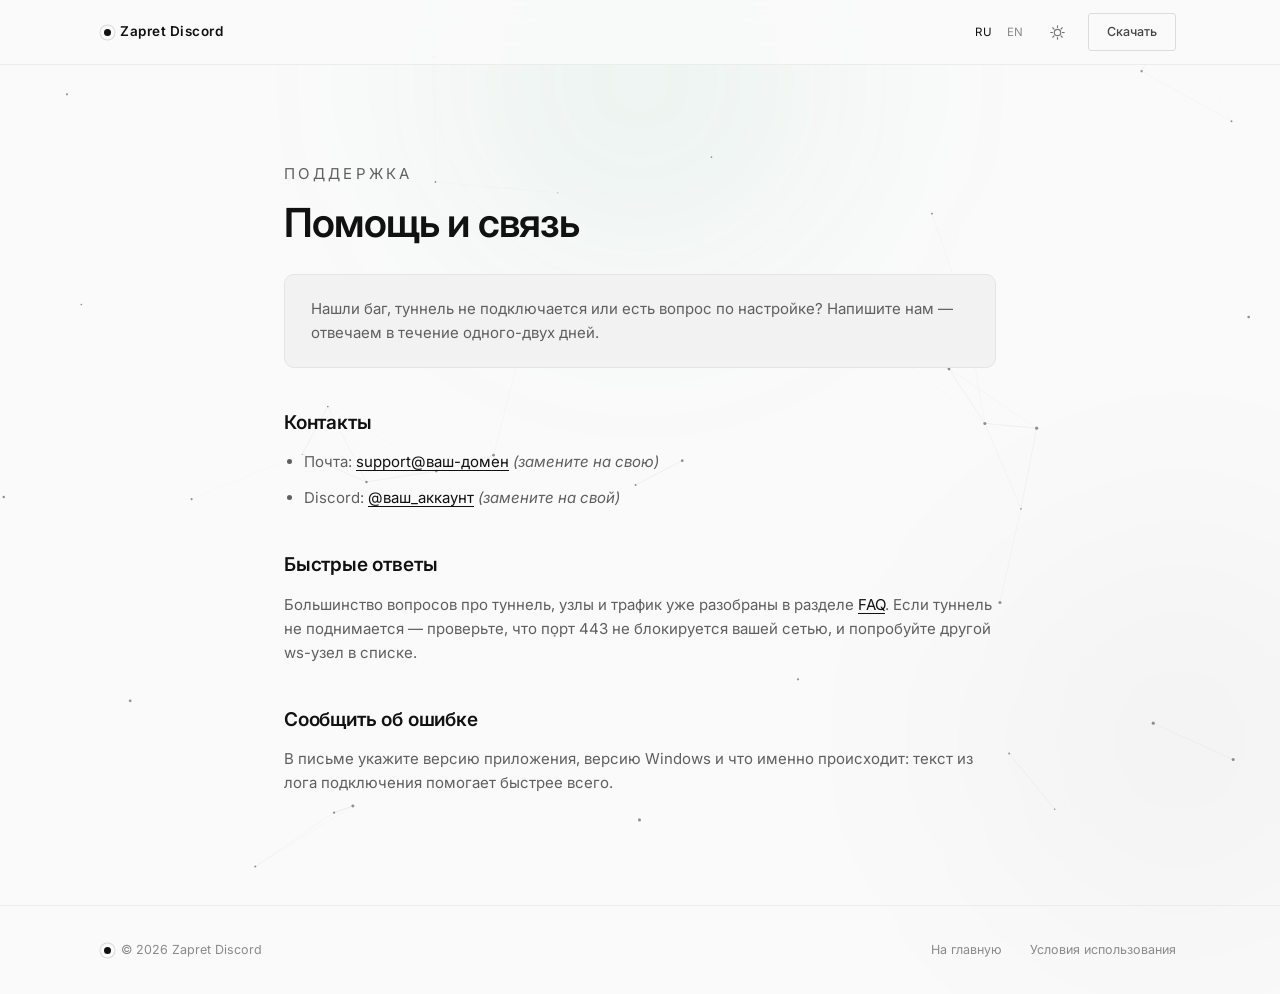
<file: support.html>
<!doctype html>
<html lang="ru" data-sw="./sw.js">
<head>
  <meta charset="utf-8">
  <meta name="viewport" content="width=device-width, initial-scale=1">
  <title>Поддержка — Zapret Discord</title>
  <meta name="description" content="Поддержка Zapret Discord: как связаться с нами, ответы на частые вопросы, помощь с подключением туннеля.">
  <meta name="robots" content="index, follow">
  <meta name="theme-color" content="#000000">
  <meta name="color-scheme" content="dark">
  <link rel="icon" type="image/svg+xml" href="favicon.svg">
  <link rel="icon" type="image/png" sizes="32x32" href="favicon-32.png">
  <link rel="apple-touch-icon" href="apple-touch-icon.png">
  <link rel="manifest" href="manifest.webmanifest">
  <script>
  try {
    var t = localStorage.getItem('tgws-theme');
    if (t === 'light' || (!t && matchMedia('(prefers-color-scheme: light)').matches)) {
      document.documentElement.dataset.theme = 'light';
      document.querySelector('meta[name="theme-color"]').setAttribute('content', '#fafafa');
    }
  } catch (e) {}
  </script>
  <link rel="preconnect" href="https://fonts.googleapis.com">
  <link rel="preconnect" href="https://fonts.gstatic.com" crossorigin>
  <link href="https://fonts.googleapis.com/css2?family=Inter:wght@400;500;600&display=swap" rel="stylesheet">
  <link rel="stylesheet" href="styles.css">
</head>
<body>

  <div class="glow glow-a" aria-hidden="true"></div>
  <div class="glow glow-b" aria-hidden="true"></div>
  <canvas class="bg-canvas" id="bg" aria-hidden="true"></canvas>

  <nav class="nav">
    <div class="container nav-inner">
      <a class="logo" href="./">
        <span class="logo-dot"></span>
        <span>Zapret Discord</span>
      </a>
      <div class="nav-tools">
        <div class="lang">
          <a href="./" class="active" aria-current="true">RU</a>
          <a href="./en/">EN</a>
        </div>
        <button class="theme-toggle" id="themeToggle" type="button" aria-label="Переключить тему" title="Переключить тему">
          <svg class="icon-sun" width="17" height="17" viewBox="0 0 24 24" fill="none" stroke="currentColor" stroke-width="1.6" stroke-linecap="round">
            <circle cx="12" cy="12" r="4.5"/><path d="M12 2.5v2.5M12 19v2.5M2.5 12H5M19 12h2.5M5.3 5.3l1.8 1.8M16.9 16.9l1.8 1.8M18.7 5.3l-1.8 1.8M7.1 16.9l-1.8 1.8"/>
          </svg>
          <svg class="icon-moon" width="17" height="17" viewBox="0 0 24 24" fill="none" stroke="currentColor" stroke-width="1.6" stroke-linecap="round" stroke-linejoin="round">
            <path d="M20 14.5A8.5 8.5 0 0 1 9.5 4 8.5 8.5 0 1 0 20 14.5z"/>
          </svg>
        </button>
        <a class="btn-ghost nav-cta" href="./#download">Скачать</a>
      </div>
    </div>
  </nav>

  <main class="doc">
    <p class="kicker">Поддержка</p>
    <h1>Помощь и связь</h1>

    <div class="card">
      <p>Нашли баг, туннель не подключается или есть вопрос по настройке? Напишите нам — отвечаем в течение одного-двух дней.</p>
    </div>

    <h2>Контакты</h2>
    <ul>
      <li>Почта: <a href="mailto:support@ваш-домен">support@ваш-домен</a> <em>(замените на свою)</em></li>
      <li>Discord: <a href="https://t.me/ваш_аккаунт">@ваш_аккаунт</a> <em>(замените на свой)</em></li>
    </ul>

    <h2>Быстрые ответы</h2>
    <p>Большинство вопросов про туннель, узлы и трафик уже разобраны в разделе <a href="./#faq">FAQ</a>. Если туннель не поднимается — проверьте, что порт 443 не блокируется вашей сетью, и попробуйте другой ws-узел в списке.</p>

    <h2>Сообщить об ошибке</h2>
    <p>В письме укажите версию приложения, версию Windows и что именно происходит: текст из лога подключения помогает быстрее всего.</p>
  </main>

  <footer class="footer">
    <div class="container footer-inner">
      <span class="footer-brand"><span class="logo-dot"></span>© 2026 Zapret Discord</span>
      <div class="footer-links">
        <a href="./">На главную</a>
        <a href="terms.html">Условия использования</a>
      </div>
    </div>
  </footer>

  <script src="app.js"></script>
</body>
</html>
</file>
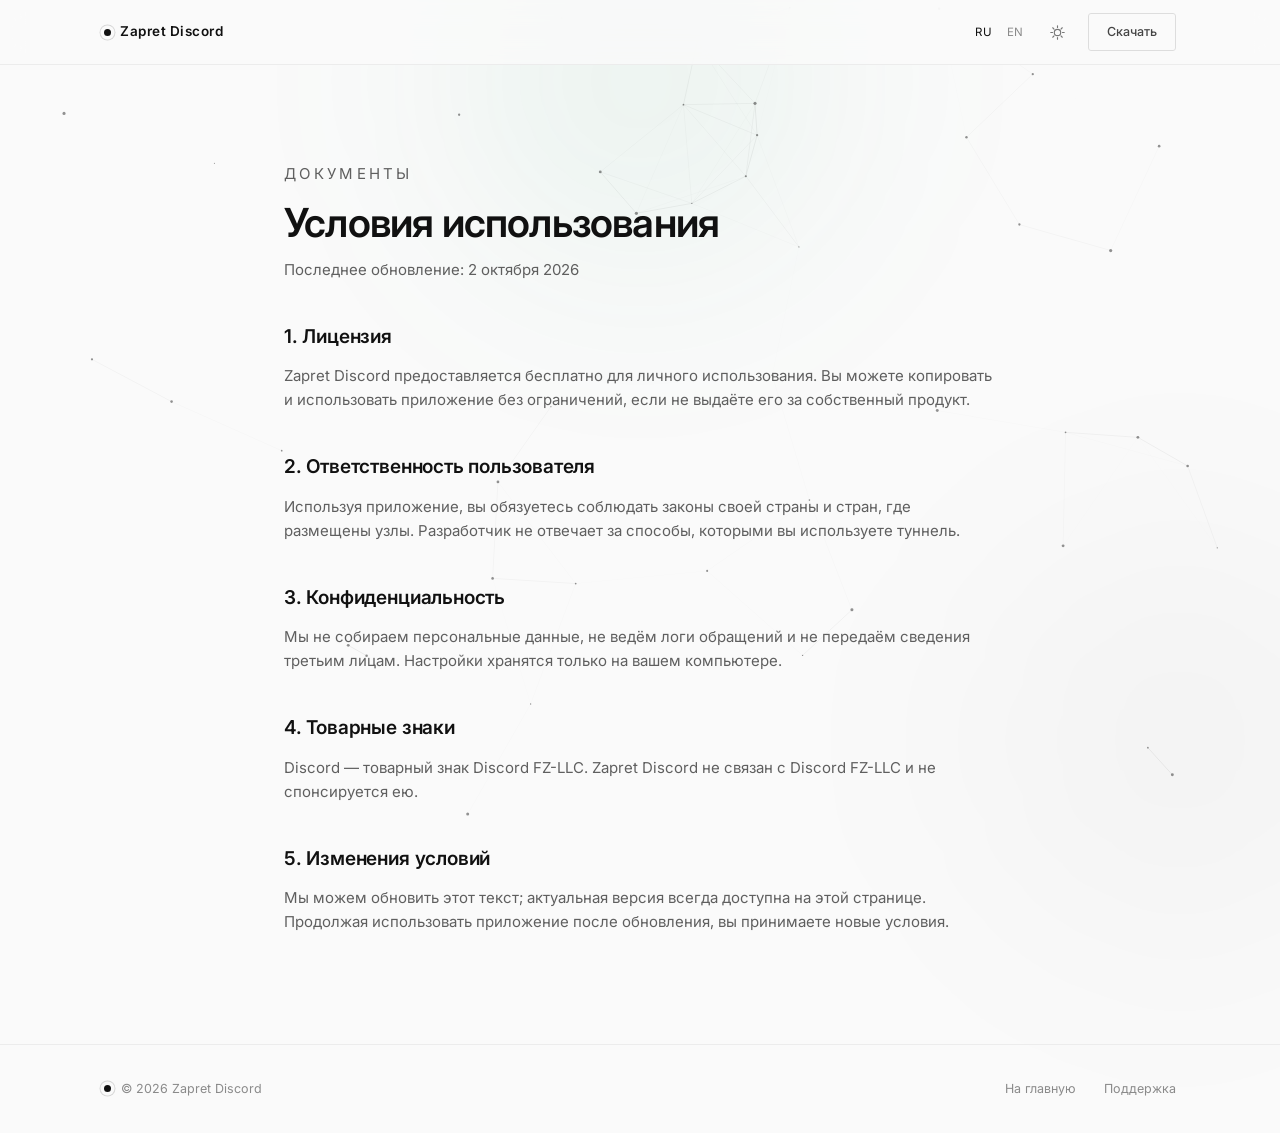
<file: terms.html>
<!doctype html>
<html lang="ru" data-sw="./sw.js">
<head>
  <meta charset="utf-8">
  <meta name="viewport" content="width=device-width, initial-scale=1">
  <title>Условия использования — Zapret Discord</title>
  <meta name="description" content="Условия использования Zapret Discord: лицензия, ограничения ответственности, конфиденциальность.">
  <meta name="robots" content="index, follow">
  <meta name="theme-color" content="#000000">
  <meta name="color-scheme" content="dark">
  <link rel="icon" type="image/svg+xml" href="favicon.svg">
  <link rel="icon" type="image/png" sizes="32x32" href="favicon-32.png">
  <link rel="apple-touch-icon" href="apple-touch-icon.png">
  <link rel="manifest" href="manifest.webmanifest">
  <script>
  try {
    var t = localStorage.getItem('tgws-theme');
    if (t === 'light' || (!t && matchMedia('(prefers-color-scheme: light)').matches)) {
      document.documentElement.dataset.theme = 'light';
      document.querySelector('meta[name="theme-color"]').setAttribute('content', '#fafafa');
    }
  } catch (e) {}
  </script>
  <link rel="preconnect" href="https://fonts.googleapis.com">
  <link rel="preconnect" href="https://fonts.gstatic.com" crossorigin>
  <link href="https://fonts.googleapis.com/css2?family=Inter:wght@400;500;600&display=swap" rel="stylesheet">
  <link rel="stylesheet" href="styles.css">
</head>
<body>

  <div class="glow glow-a" aria-hidden="true"></div>
  <div class="glow glow-b" aria-hidden="true"></div>
  <canvas class="bg-canvas" id="bg" aria-hidden="true"></canvas>

  <nav class="nav">
    <div class="container nav-inner">
      <a class="logo" href="./">
        <span class="logo-dot"></span>
        <span>Zapret Discord</span>
      </a>
      <div class="nav-tools">
        <div class="lang">
          <a href="./" class="active" aria-current="true">RU</a>
          <a href="./en/">EN</a>
        </div>
        <button class="theme-toggle" id="themeToggle" type="button" aria-label="Переключить тему" title="Переключить тему">
          <svg class="icon-sun" width="17" height="17" viewBox="0 0 24 24" fill="none" stroke="currentColor" stroke-width="1.6" stroke-linecap="round">
            <circle cx="12" cy="12" r="4.5"/><path d="M12 2.5v2.5M12 19v2.5M2.5 12H5M19 12h2.5M5.3 5.3l1.8 1.8M16.9 16.9l1.8 1.8M18.7 5.3l-1.8 1.8M7.1 16.9l-1.8 1.8"/>
          </svg>
          <svg class="icon-moon" width="17" height="17" viewBox="0 0 24 24" fill="none" stroke="currentColor" stroke-width="1.6" stroke-linecap="round" stroke-linejoin="round">
            <path d="M20 14.5A8.5 8.5 0 0 1 9.5 4 8.5 8.5 0 1 0 20 14.5z"/>
          </svg>
        </button>
        <a class="btn-ghost nav-cta" href="./#download">Скачать</a>
      </div>
    </div>
  </nav>

  <main class="doc">
    <p class="kicker">Документы</p>
    <h1>Условия использования</h1>
    <p>Последнее обновление: 2 октября 2026</p>

    <h2>1. Лицензия</h2>
    <p>Zapret Discord предоставляется бесплатно для личного использования. Вы можете копировать и использовать приложение без ограничений, если не выдаёте его за собственный продукт.</p>

    <h2>2. Ответственность пользователя</h2>
    <p>Используя приложение, вы обязуетесь соблюдать законы своей страны и стран, где размещены узлы. Разработчик не отвечает за способы, которыми вы используете туннель.</p>

    <h2>3. Конфиденциальность</h2>
    <p>Мы не собираем персональные данные, не ведём логи обращений и не передаём сведения третьим лицам. Настройки хранятся только на вашем компьютере.</p>

    <h2>4. Товарные знаки</h2>
    <p>Discord — товарный знак Discord FZ-LLC. Zapret Discord не связан с Discord FZ-LLC и не спонсируется ею.</p>

    <h2>5. Изменения условий</h2>
    <p>Мы можем обновить этот текст; актуальная версия всегда доступна на этой странице. Продолжая использовать приложение после обновления, вы принимаете новые условия.</p>
  </main>

  <footer class="footer">
    <div class="container footer-inner">
      <span class="footer-brand"><span class="logo-dot"></span>© 2026 Zapret Discord</span>
      <div class="footer-links">
        <a href="./">На главную</a>
        <a href="support.html">Поддержка</a>
      </div>
    </div>
  </footer>

  <script src="app.js"></script>
</body>
</html>
</file>
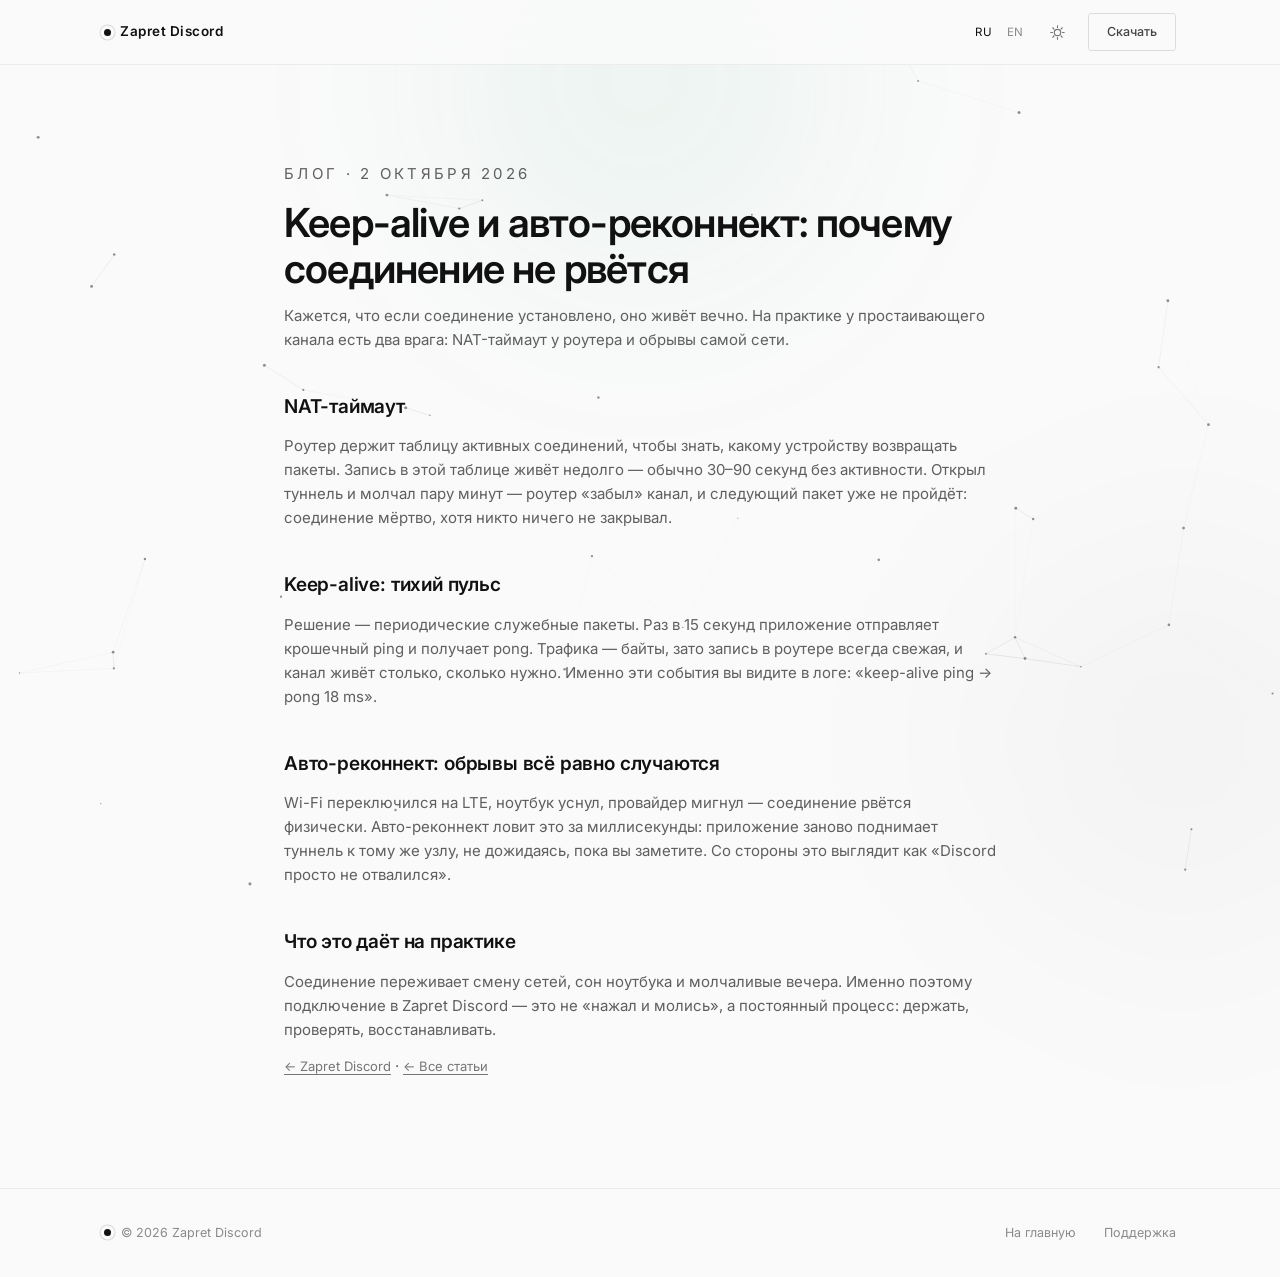
<file: blog/keep-alive.html>
<!doctype html>
<html lang="ru" data-sw="../sw.js">
<head>
  <meta charset="utf-8">
  <meta name="viewport" content="width=device-width, initial-scale=1">
  <title>Keep-alive и авто-реконнект: почему соединение не рвётся — блог Zapret Discord</title>
  <meta name="description" content="Почему роутер «забывает» простаивающие соединения, как keep-alive решает проблему и что делает авто-реконнект при обрыве сети.">
  <meta name="robots" content="index, follow">
  <meta name="theme-color" content="#000000">
  <meta name="color-scheme" content="dark">
  <link rel="icon" type="image/svg+xml" href="../favicon.svg">
  <link rel="icon" type="image/png" sizes="32x32" href="../favicon-32.png">
  <link rel="apple-touch-icon" href="../apple-touch-icon.png">
  <script>
  try {
    var t = localStorage.getItem('tgws-theme');
    if (t === 'light' || (!t && matchMedia('(prefers-color-scheme: light)').matches)) {
      document.documentElement.dataset.theme = 'light';
      document.querySelector('meta[name="theme-color"]').setAttribute('content', '#fafafa');
    }
  } catch (e) {}
  </script>
  <link rel="preconnect" href="https://fonts.googleapis.com">
  <link rel="preconnect" href="https://fonts.gstatic.com" crossorigin>
  <link href="https://fonts.googleapis.com/css2?family=Inter:wght@400;500;600&display=swap" rel="stylesheet">
  <link rel="stylesheet" href="../styles.css">
</head>
<body>

  <div class="glow glow-a" aria-hidden="true"></div>
  <div class="glow glow-b" aria-hidden="true"></div>
  <canvas class="bg-canvas" id="bg" aria-hidden="true"></canvas>

  <nav class="nav">
    <div class="container nav-inner">
      <a class="logo" href="../">
        <span class="logo-dot"></span>
        <span>Zapret Discord</span>
      </a>
      <div class="nav-tools">
        <div class="lang">
          <a href="../" class="active" aria-current="true">RU</a>
          <a href="../en/">EN</a>
        </div>
        <button class="theme-toggle" id="themeToggle" type="button" aria-label="Переключить тему" title="Переключить тему">
          <svg class="icon-sun" width="17" height="17" viewBox="0 0 24 24" fill="none" stroke="currentColor" stroke-width="1.6" stroke-linecap="round">
            <circle cx="12" cy="12" r="4.5"/><path d="M12 2.5v2.5M12 19v2.5M2.5 12H5M19 12h2.5M5.3 5.3l1.8 1.8M16.9 16.9l1.8 1.8M18.7 5.3l-1.8 1.8M7.1 16.9l-1.8 1.8"/>
          </svg>
          <svg class="icon-moon" width="17" height="17" viewBox="0 0 24 24" fill="none" stroke="currentColor" stroke-width="1.6" stroke-linecap="round" stroke-linejoin="round">
            <path d="M20 14.5A8.5 8.5 0 0 1 9.5 4 8.5 8.5 0 1 0 20 14.5z"/>
          </svg>
        </button>
        <a class="btn-ghost nav-cta" href="../#download">Скачать</a>
      </div>
    </div>
  </nav>

  <main class="doc" id="main">
    <p class="kicker">Блог · 2 октября 2026</p>
    <h1>Keep-alive и авто-реконнект: почему соединение не рвётся</h1>

    <p>Кажется, что если соединение установлено, оно живёт вечно. На практике у простаивающего канала есть два врага: NAT-таймаут у роутера и обрывы самой сети.</p>

    <h2>NAT-таймаут</h2>
    <p>Роутер держит таблицу активных соединений, чтобы знать, какому устройству возвращать пакеты. Запись в этой таблице живёт недолго — обычно 30–90 секунд без активности. Открыл туннель и молчал пару минут — роутер «забыл» канал, и следующий пакет уже не пройдёт: соединение мёртво, хотя никто ничего не закрывал.</p>

    <h2>Keep-alive: тихий пульс</h2>
    <p>Решение — периодические служебные пакеты. Раз в 15 секунд приложение отправляет крошечный ping и получает pong. Трафика — байты, зато запись в роутере всегда свежая, и канал живёт столько, сколько нужно. Именно эти события вы видите в логе: «keep-alive ping → pong 18 ms».</p>

    <h2>Авто-реконнект: обрывы всё равно случаются</h2>
    <p>Wi-Fi переключился на LTE, ноутбук уснул, провайдер мигнул — соединение рвётся физически. Авто-реконнект ловит это за миллисекунды: приложение заново поднимает туннель к тому же узлу, не дожидаясь, пока вы заметите. Со стороны это выглядит как «Discord просто не отвалился».</p>

    <h2>Что это даёт на практике</h2>
    <p>Соединение переживает смену сетей, сон ноутбука и молчаливые вечера. Именно поэтому подключение в Zapret Discord — это не «нажал и молись», а постоянный процесс: держать, проверять, восстанавливать.</p>

    <p><a class="back" href="../">← Zapret Discord</a> · <a class="back" href="./">← Все статьи</a></p>
  </main>

  <footer class="footer">
    <div class="container footer-inner">
      <span class="footer-brand"><span class="logo-dot"></span>© 2026 Zapret Discord</span>
      <div class="footer-links">
        <a href="../">На главную</a>
        <a href="../support.html">Поддержка</a>
      </div>
    </div>
  </footer>

  <script src="../app.js"></script>
</body>
</html>
</file>
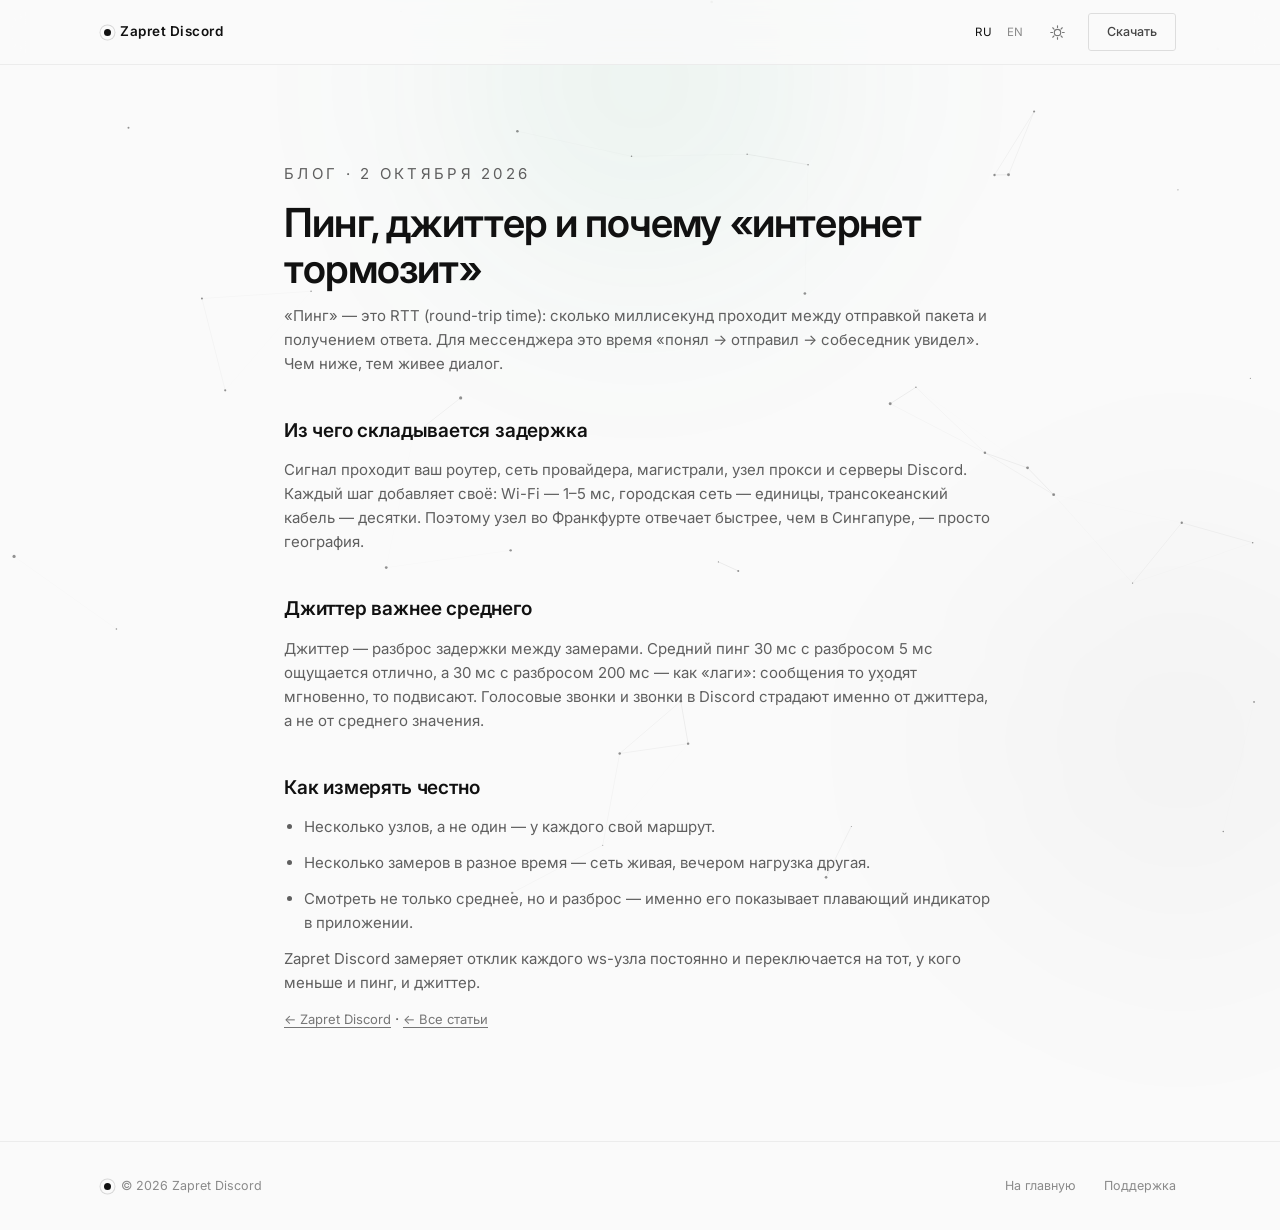
<file: blog/ping-i-dzhitter.html>
<!doctype html>
<html lang="ru" data-sw="../sw.js">
<head>
  <meta charset="utf-8">
  <meta name="viewport" content="width=device-width, initial-scale=1">
  <title>Пинг, джиттер и почему «интернет тормозит» — блог Zapret Discord</title>
  <meta name="description" content="Что такое RTT и джиттер, из чего складывается задержка и как правильно измерять пинг до серверов Discord.">
  <meta name="robots" content="index, follow">
  <meta name="theme-color" content="#000000">
  <meta name="color-scheme" content="dark">
  <link rel="icon" type="image/svg+xml" href="../favicon.svg">
  <link rel="icon" type="image/png" sizes="32x32" href="../favicon-32.png">
  <link rel="apple-touch-icon" href="../apple-touch-icon.png">
  <script>
  try {
    var t = localStorage.getItem('tgws-theme');
    if (t === 'light' || (!t && matchMedia('(prefers-color-scheme: light)').matches)) {
      document.documentElement.dataset.theme = 'light';
      document.querySelector('meta[name="theme-color"]').setAttribute('content', '#fafafa');
    }
  } catch (e) {}
  </script>
  <link rel="preconnect" href="https://fonts.googleapis.com">
  <link rel="preconnect" href="https://fonts.gstatic.com" crossorigin>
  <link href="https://fonts.googleapis.com/css2?family=Inter:wght@400;500;600&display=swap" rel="stylesheet">
  <link rel="stylesheet" href="../styles.css">
</head>
<body>

  <div class="glow glow-a" aria-hidden="true"></div>
  <div class="glow glow-b" aria-hidden="true"></div>
  <canvas class="bg-canvas" id="bg" aria-hidden="true"></canvas>

  <nav class="nav">
    <div class="container nav-inner">
      <a class="logo" href="../">
        <span class="logo-dot"></span>
        <span>Zapret Discord</span>
      </a>
      <div class="nav-tools">
        <div class="lang">
          <a href="../" class="active" aria-current="true">RU</a>
          <a href="../en/">EN</a>
        </div>
        <button class="theme-toggle" id="themeToggle" type="button" aria-label="Переключить тему" title="Переключить тему">
          <svg class="icon-sun" width="17" height="17" viewBox="0 0 24 24" fill="none" stroke="currentColor" stroke-width="1.6" stroke-linecap="round">
            <circle cx="12" cy="12" r="4.5"/><path d="M12 2.5v2.5M12 19v2.5M2.5 12H5M19 12h2.5M5.3 5.3l1.8 1.8M16.9 16.9l1.8 1.8M18.7 5.3l-1.8 1.8M7.1 16.9l-1.8 1.8"/>
          </svg>
          <svg class="icon-moon" width="17" height="17" viewBox="0 0 24 24" fill="none" stroke="currentColor" stroke-width="1.6" stroke-linecap="round" stroke-linejoin="round">
            <path d="M20 14.5A8.5 8.5 0 0 1 9.5 4 8.5 8.5 0 1 0 20 14.5z"/>
          </svg>
        </button>
        <a class="btn-ghost nav-cta" href="../#download">Скачать</a>
      </div>
    </div>
  </nav>

  <main class="doc" id="main">
    <p class="kicker">Блог · 2 октября 2026</p>
    <h1>Пинг, джиттер и почему «интернет тормозит»</h1>

    <p>«Пинг» — это RTT (round-trip time): сколько миллисекунд проходит между отправкой пакета и получением ответа. Для мессенджера это время «понял → отправил → собеседник увидел». Чем ниже, тем живее диалог.</p>

    <h2>Из чего складывается задержка</h2>
    <p>Сигнал проходит ваш роутер, сеть провайдера, магистрали, узел прокси и серверы Discord. Каждый шаг добавляет своё: Wi-Fi — 1–5 мс, городская сеть — единицы, трансокеанский кабель — десятки. Поэтому узел во Франкфурте отвечает быстрее, чем в Сингапуре, — просто география.</p>

    <h2>Джиттер важнее среднего</h2>
    <p>Джиттер — разброс задержки между замерами. Средний пинг 30 мс с разбросом 5 мс ощущается отлично, а 30 мс с разбросом 200 мс — как «лаги»: сообщения то уходят мгновенно, то подвисают. Голосовые звонки и звонки в Discord страдают именно от джиттера, а не от среднего значения.</p>

    <h2>Как измерять честно</h2>
    <ul>
      <li>Несколько узлов, а не один — у каждого свой маршрут.</li>
      <li>Несколько замеров в разное время — сеть живая, вечером нагрузка другая.</li>
      <li>Смотреть не только среднее, но и разброс — именно его показывает плавающий индикатор в приложении.</li>
    </ul>

    <p>Zapret Discord замеряет отклик каждого ws-узла постоянно и переключается на тот, у кого меньше и пинг, и джиттер.</p>

    <p><a class="back" href="../">← Zapret Discord</a> · <a class="back" href="./">← Все статьи</a></p>
  </main>

  <footer class="footer">
    <div class="container footer-inner">
      <span class="footer-brand"><span class="logo-dot"></span>© 2026 Zapret Discord</span>
      <div class="footer-links">
        <a href="../">На главную</a>
        <a href="../support.html">Поддержка</a>
      </div>
    </div>
  </footer>

  <script src="../app.js"></script>
</body>
</html>
</file>
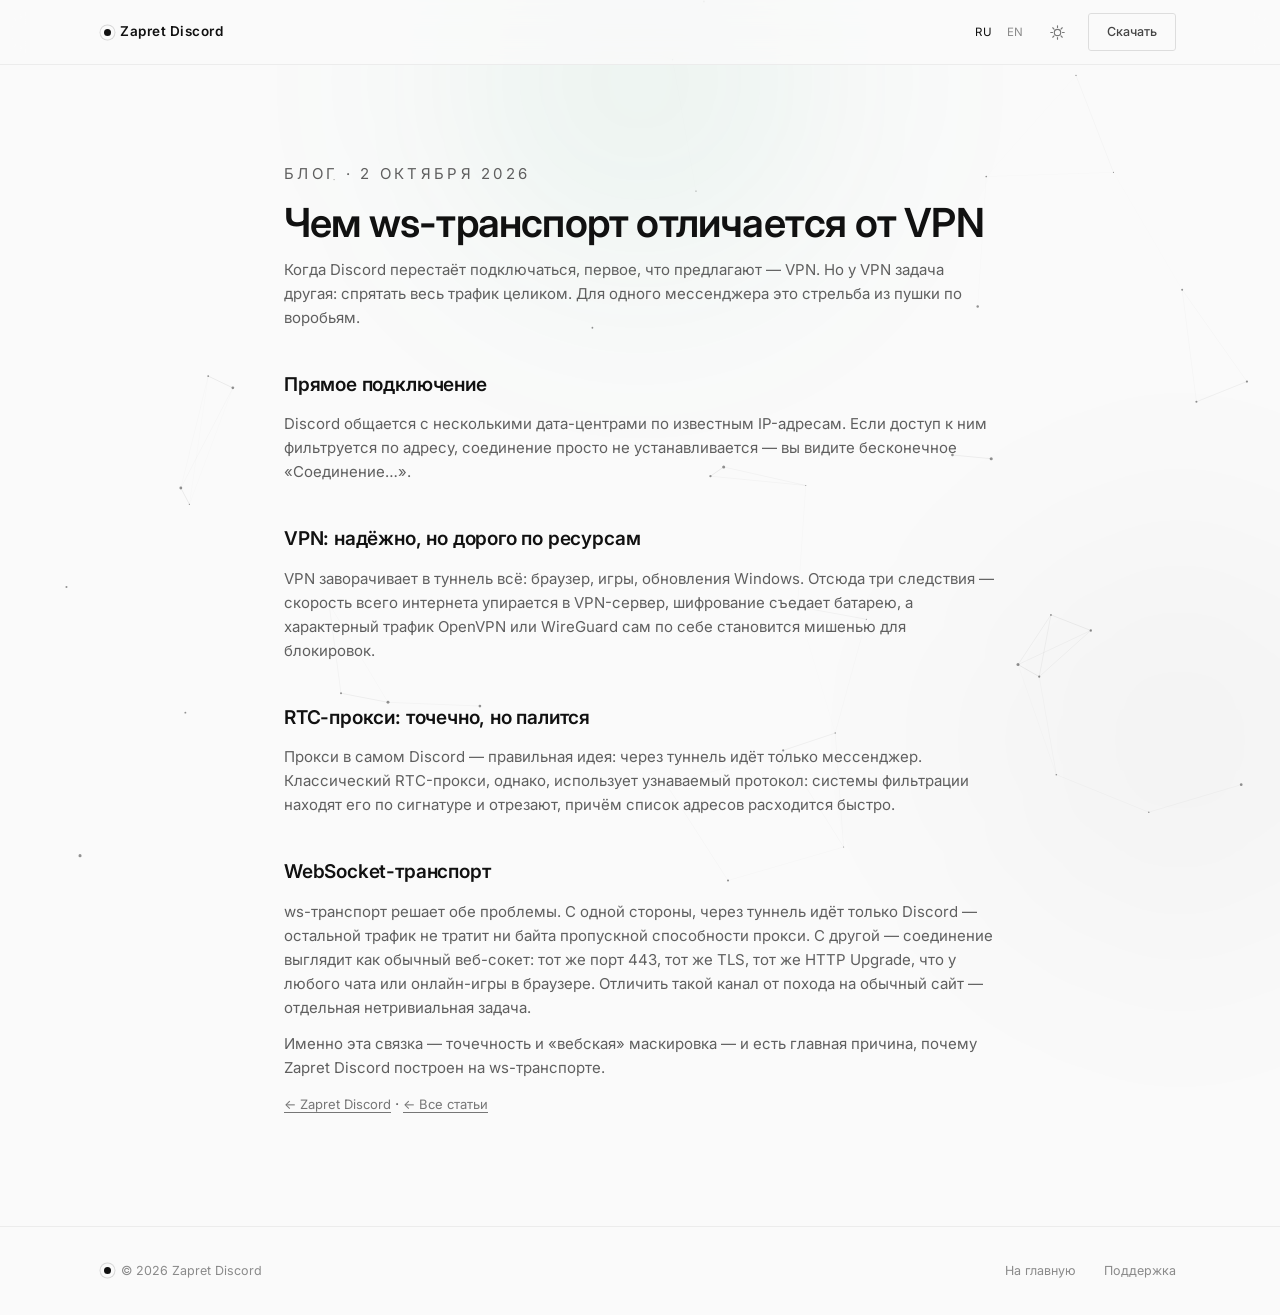
<file: blog/ws-transport.html>
<!doctype html>
<html lang="ru" data-sw="../sw.js">
<head>
  <meta charset="utf-8">
  <meta name="viewport" content="width=device-width, initial-scale=1">
  <title>Чем ws-транспорт отличается от VPN — блог Zapret Discord</title>
  <meta name="description" content="Сравниваем прямое подключение к Discord, VPN, RTC-прокси и WebSocket-транспорт: скорость, заметность для провайдера, настройка.">
  <meta name="robots" content="index, follow">
  <meta name="theme-color" content="#000000">
  <meta name="color-scheme" content="dark">
  <link rel="icon" type="image/svg+xml" href="../favicon.svg">
  <link rel="icon" type="image/png" sizes="32x32" href="../favicon-32.png">
  <link rel="apple-touch-icon" href="../apple-touch-icon.png">
  <script>
  try {
    var t = localStorage.getItem('tgws-theme');
    if (t === 'light' || (!t && matchMedia('(prefers-color-scheme: light)').matches)) {
      document.documentElement.dataset.theme = 'light';
      document.querySelector('meta[name="theme-color"]').setAttribute('content', '#fafafa');
    }
  } catch (e) {}
  </script>
  <link rel="preconnect" href="https://fonts.googleapis.com">
  <link rel="preconnect" href="https://fonts.gstatic.com" crossorigin>
  <link href="https://fonts.googleapis.com/css2?family=Inter:wght@400;500;600&display=swap" rel="stylesheet">
  <link rel="stylesheet" href="../styles.css">
</head>
<body>

  <div class="glow glow-a" aria-hidden="true"></div>
  <div class="glow glow-b" aria-hidden="true"></div>
  <canvas class="bg-canvas" id="bg" aria-hidden="true"></canvas>

  <nav class="nav">
    <div class="container nav-inner">
      <a class="logo" href="../">
        <span class="logo-dot"></span>
        <span>Zapret Discord</span>
      </a>
      <div class="nav-tools">
        <div class="lang">
          <a href="../" class="active" aria-current="true">RU</a>
          <a href="../en/">EN</a>
        </div>
        <button class="theme-toggle" id="themeToggle" type="button" aria-label="Переключить тему" title="Переключить тему">
          <svg class="icon-sun" width="17" height="17" viewBox="0 0 24 24" fill="none" stroke="currentColor" stroke-width="1.6" stroke-linecap="round">
            <circle cx="12" cy="12" r="4.5"/><path d="M12 2.5v2.5M12 19v2.5M2.5 12H5M19 12h2.5M5.3 5.3l1.8 1.8M16.9 16.9l1.8 1.8M18.7 5.3l-1.8 1.8M7.1 16.9l-1.8 1.8"/>
          </svg>
          <svg class="icon-moon" width="17" height="17" viewBox="0 0 24 24" fill="none" stroke="currentColor" stroke-width="1.6" stroke-linecap="round" stroke-linejoin="round">
            <path d="M20 14.5A8.5 8.5 0 0 1 9.5 4 8.5 8.5 0 1 0 20 14.5z"/>
          </svg>
        </button>
        <a class="btn-ghost nav-cta" href="../#download">Скачать</a>
      </div>
    </div>
  </nav>

  <main class="doc" id="main">
    <p class="kicker">Блог · 2 октября 2026</p>
    <h1>Чем ws-транспорт отличается от VPN</h1>

    <p>Когда Discord перестаёт подключаться, первое, что предлагают — VPN. Но у VPN задача другая: спрятать весь трафик целиком. Для одного мессенджера это стрельба из пушки по воробьям.</p>

    <h2>Прямое подключение</h2>
    <p>Discord общается с несколькими дата-центрами по известным IP-адресам. Если доступ к ним фильтруется по адресу, соединение просто не устанавливается — вы видите бесконечное «Соединение…».</p>

    <h2>VPN: надёжно, но дорого по ресурсам</h2>
    <p>VPN заворачивает в туннель всё: браузер, игры, обновления Windows. Отсюда три следствия — скорость всего интернета упирается в VPN-сервер, шифрование съедает батарею, а характерный трафик OpenVPN или WireGuard сам по себе становится мишенью для блокировок.</p>

    <h2>RTC-прокси: точечно, но палится</h2>
    <p>Прокси в самом Discord — правильная идея: через туннель идёт только мессенджер. Классический RTC-прокси, однако, использует узнаваемый протокол: системы фильтрации находят его по сигнатуре и отрезают, причём список адресов расходится быстро.</p>

    <h2>WebSocket-транспорт</h2>
    <p>ws-транспорт решает обе проблемы. С одной стороны, через туннель идёт только Discord — остальной трафик не тратит ни байта пропускной способности прокси. С другой — соединение выглядит как обычный веб-сокет: тот же порт 443, тот же TLS, тот же HTTP Upgrade, что у любого чата или онлайн-игры в браузере. Отличить такой канал от похода на обычный сайт — отдельная нетривиальная задача.</p>

    <p>Именно эта связка — точечность и «вебская» маскировка — и есть главная причина, почему Zapret Discord построен на ws-транспорте.</p>

    <p><a class="back" href="../">← Zapret Discord</a> · <a class="back" href="./">← Все статьи</a></p>
  </main>

  <footer class="footer">
    <div class="container footer-inner">
      <span class="footer-brand"><span class="logo-dot"></span>© 2026 Zapret Discord</span>
      <div class="footer-links">
        <a href="../">На главную</a>
        <a href="../support.html">Поддержка</a>
      </div>
    </div>
  </footer>

  <script src="../app.js"></script>
</body>
</html>
</file>
<file: styles.css>
/* Zapret Discord — сайт. Минимализм, тёмная и светлая темы. */

:root {
  --bg: #000000;
  --panel: #0a0a0a;
  --panel-2: #111111;
  --mock-bg: #050505;
  --line: #1a1a1a;
  --line-soft: #141414;
  --border: #1e1e1e;

  --text: #ffffff;
  --text-2: #a3a3a3;
  --text-3: #8a8a8a;
  --text-4: #5c5c5c;
  --text-5: #444444;
  --muted: #9a9a9a;
  --faint: #666666;
  --dim: #565656;
  --soft: #6d6d6d;
  --ghost: #cccccc;
  --bright: #e8e8e8;
  --name: #dcdcdc;
  --num: #b9b9b9;
  --tiny: #3f3f3f;
  --tick: #4d4d4d;
  --tick-dot: #262626;
  --faq-q: #eaeaea;

  --btn-bg: #ffffff;
  --btn-bg-hover: #dedede;
  --btn-text: #000000;
  --btn-border: #242424;
  --btn-border-hover: #3d3d3d;
  --btn-glow: rgba(255, 255, 255, .13);

  --accent: #3ecf8e;
  --accent-soft: rgba(62, 207, 142, .35);

  --nav-bg: rgba(0, 0, 0, .72);
  --ring: #303030;
  --win-border: #3a3a3a;
  --cue: #2a2a2a;
  --tunnel: #2c2c2c;
  --packet: #ffffff;
  --packet-glow: rgba(255, 255, 255, .9);
  --log-cursor: #3a3a3a;

  --glow-green: rgba(62, 207, 142, .07);
  --glow-white: rgba(255, 255, 255, .045);
  --mock-shadow: 0 40px 120px rgba(0, 0, 0, .55);
  --cta-shadow: 0 10px 30px rgba(0, 0, 0, .35);

  --scroll: #1f1f1f;
  --scroll-hover: #333333;

  --sel-bg: #ffffff;
  --sel-text: #000000;

  --font: "Inter", "Segoe UI", system-ui, -apple-system, sans-serif;
}

html[data-theme="light"] {
  --bg: #fafafa;
  --panel: #f2f2f2;
  --panel-2: #e9e9e9;
  --mock-bg: #ffffff;
  --line: #e2e2e2;
  --line-soft: #ececec;
  --border: #e4e4e4;

  --text: #111111;
  --text-2: #555555;
  --text-3: #5f5f5f;
  --text-4: #8a8a8a;
  --text-5: #a8a8a8;
  --muted: #767676;
  --faint: #999999;
  --dim: #8f8f8f;
  --soft: #7a7a7a;
  --ghost: #444444;
  --bright: #222222;
  --name: #333333;
  --num: #666666;
  --tiny: #b5b5b5;
  --tick: #9a9a9a;
  --tick-dot: #d2d2d2;
  --faq-q: #1c1c1c;

  --btn-bg: #111111;
  --btn-bg-hover: #333333;
  --btn-text: #ffffff;
  --btn-border: #dddddd;
  --btn-border-hover: #bbbbbb;
  --btn-glow: rgba(0, 0, 0, .18);

  --accent: #1f9d64;
  --accent-soft: rgba(31, 157, 100, .3);

  --nav-bg: rgba(250, 250, 250, .8);
  --ring: #d8d8d8;
  --win-border: #cccccc;
  --cue: #dddddd;
  --tunnel: #dcdcdc;
  --packet: #111111;
  --packet-glow: rgba(0, 0, 0, .45);
  --log-cursor: #bbbbbb;

  --glow-green: rgba(31, 157, 100, .09);
  --glow-white: rgba(0, 0, 0, .035);
  --mock-shadow: 0 40px 120px rgba(0, 0, 0, .12);
  --cta-shadow: 0 10px 30px rgba(0, 0, 0, .18);

  --scroll: #d9d9d9;
  --scroll-hover: #bbbbbb;

  --sel-bg: #111111;
  --sel-text: #ffffff;
}

* { margin: 0; padding: 0; box-sizing: border-box; }

/* защита от копирования */
body {
  -webkit-user-select: none;
  -moz-user-select: none;
  user-select: none;
}
img { -webkit-user-drag: none; user-drag: none; }

html { scroll-behavior: smooth; }

body {
  font-family: var(--font);
  background: var(--bg);
  color: var(--text);
  font-size: 15px;
  line-height: 1.6;
  -webkit-font-smoothing: antialiased;
}

::selection { background: var(--sel-bg); color: var(--sel-text); }

a { color: inherit; text-decoration: none; }
a:focus-visible, button:focus-visible, summary:focus-visible { outline: 1px solid var(--text); outline-offset: 3px; }

.container { max-width: 1120px; margin: 0 auto; padding: 0 24px; }

/* ---------- навигация ---------- */

.nav {
  position: fixed;
  top: 0; left: 0; right: 0;
  z-index: 100;
  background: var(--nav-bg);
  backdrop-filter: blur(12px);
  -webkit-backdrop-filter: blur(12px);
  border-bottom: 1px solid var(--line-soft);
}

.nav-inner {
  height: 64px;
  display: flex;
  align-items: center;
  justify-content: space-between;
  gap: 24px;
}

.logo {
  display: flex;
  align-items: center;
  gap: 9px;
  font-size: 13.5px;
  font-weight: 600;
  letter-spacing: .04em;
}

.logo-dot {
  width: 7px; height: 7px;
  border-radius: 50%;
  background: var(--text);
  box-shadow: 0 0 0 3.5px var(--bg), 0 0 0 4.5px var(--ring);
}

.nav-links { display: flex; gap: 34px; }

.nav-links a {
  font-size: 13px;
  color: var(--muted);
  transition: color .15s;
}
.nav-links a:hover { color: var(--text); }

.nav-tools { display: flex; align-items: center; gap: 14px; }

.lang { display: flex; gap: 10px; }

.lang a {
  font-size: 11.5px;
  letter-spacing: .06em;
  color: var(--text-4);
  padding: 4px 2px;
  transition: color .15s;
}
.lang a:hover { color: var(--text); }
.lang a.active { color: var(--text); }

.theme-toggle {
  background: none;
  border: 0;
  cursor: pointer;
  color: var(--muted);
  width: 34px; height: 34px;
  display: flex;
  align-items: center;
  justify-content: center;
  border-radius: 6px;
  transition: color .15s;
  padding: 0;
}
.theme-toggle:hover { color: var(--text); }
html[data-theme="light"] .icon-moon { display: none; }
html:not([data-theme="light"]) .icon-sun { display: none; }

/* ---------- кнопки ---------- */

.btn-primary {
  display: inline-block;
  background: var(--btn-bg);
  color: var(--btn-text);
  font-size: 13.5px;
  font-weight: 600;
  letter-spacing: .02em;
  padding: 14px 32px;
  border-radius: 3px;
  transition: background .15s, transform .06s, box-shadow .35s;
}
.btn-primary:hover { background: var(--btn-bg-hover); box-shadow: 0 0 30px var(--btn-glow); }
.btn-primary:active { transform: scale(.99); }

.btn-big { padding: 17px 44px; font-size: 14.5px; }

.btn-ghost {
  display: inline-block;
  font-size: 13.5px;
  font-weight: 500;
  color: var(--ghost);
  padding: 13px 26px;
  border: 1px solid var(--btn-border);
  border-radius: 3px;
  background: none;
  font-family: inherit;
  cursor: pointer;
  transition: border-color .15s, color .15s;
}
.btn-ghost:hover { border-color: var(--btn-border-hover); color: var(--text); }

.nav-cta { padding: 8px 18px; font-size: 12.5px; }

/* ---------- hero ---------- */

.hero {
  min-height: 100vh;
  display: flex;
  align-items: center;
  justify-content: center;
  text-align: center;
  position: relative;
  padding: 64px 0 40px;
}

.overline {
  font-size: 11px;
  text-transform: uppercase;
  letter-spacing: .24em;
  color: var(--faint);
}

.hero h1 {
  margin-top: 22px;
  font-size: clamp(52px, 9vw, 96px);
  font-weight: 600;
  letter-spacing: -.035em;
  line-height: 1.02;
}

.slogan {
  margin-top: 18px;
  font-size: 19px;
  font-weight: 500;
  color: var(--bright);
  letter-spacing: -.01em;
}

.hero-sub {
  margin: 14px auto 0;
  max-width: 540px;
  font-size: 15px;
  color: var(--text-3);
}

.hero-actions {
  margin-top: 44px;
  display: flex;
  gap: 14px;
  justify-content: center;
  flex-wrap: wrap;
}

.hero-meta {
  margin-top: 40px;
  font-size: 12px;
  color: var(--dim);
  letter-spacing: .04em;
}

.scroll-cue {
  position: absolute;
  bottom: 0;
  left: 50%;
  width: 1px;
  height: 56px;
  background: var(--cue);
  transform-origin: top;
  animation: cue 2.4s ease-in-out infinite;
}

@keyframes cue {
  0%, 100% { transform: scaleY(1); opacity: .4; }
  50% { transform: scaleY(.55); opacity: 1; }
}

/* ---------- секции ---------- */

.section { padding: 130px 0; }

.kicker {
  font-size: 11px;
  text-transform: uppercase;
  letter-spacing: .22em;
  color: var(--faint);
}

.section h2 {
  margin-top: 16px;
  font-size: clamp(28px, 4vw, 38px);
  font-weight: 600;
  letter-spacing: -.02em;
  line-height: 1.15;
}

.section-sub {
  margin-top: 14px;
  max-width: 520px;
  font-size: 15px;
  color: var(--text-3);
}

/* ---------- макет приложения ---------- */

.mock {
  margin: 72px auto 0;
  width: min(860px, 100%);
  border: 1px solid var(--border);
  border-radius: 12px;
  background: var(--mock-bg);
  overflow: hidden;
  box-shadow: var(--mock-shadow);
}

.mock-tb {
  height: 42px;
  display: flex;
  align-items: center;
  padding: 0 16px;
  border-bottom: 1px solid var(--line-soft);
  background: var(--mock-bg);
}

.mock-dot {
  width: 6px; height: 6px;
  border-radius: 50%;
  background: var(--text);
}

.mock-name {
  margin-left: 9px;
  font-size: 12px;
  font-weight: 600;
  letter-spacing: .04em;
  color: var(--name);
}

.mock-win { margin-left: auto; display: flex; gap: 7px; }

.mock-win i {
  width: 9px; height: 9px;
  border: 1px solid var(--win-border);
  border-radius: 1px;
}

.mock-body { display: flex; min-height: 340px; }

.mock-side {
  flex: 0 0 218px;
  background: var(--panel);
  border-right: 1px solid var(--line-soft);
  padding: 16px 0;
}

.mock-label {
  font-size: 10px;
  text-transform: uppercase;
  letter-spacing: .2em;
  color: var(--tiny);
  padding: 0 18px 10px;
}

.mock-row {
  display: flex;
  align-items: center;
  justify-content: space-between;
  padding: 10px 18px;
  border-left: 2px solid transparent;
  font-size: 12.5px;
  color: var(--muted);
}

.mock-row small {
  display: block;
  font-size: 10.5px;
  color: var(--tiny);
  margin-top: 2px;
}

.mock-row b {
  font-weight: 400;
  font-size: 12px;
  color: var(--soft);
  font-variant-numeric: tabular-nums;
}

.mock-row.active {
  background: var(--panel-2);
  border-left-color: var(--text);
  color: var(--text);
}
.mock-row.active b { color: var(--num); }

.mock-main {
  flex: 1;
  display: flex;
  flex-direction: column;
  align-items: center;
  padding: 26px 30px 30px;
}

.mock-status {
  display: flex;
  align-items: center;
  gap: 8px;
  font-size: 11.5px;
  color: var(--accent);
  align-self: flex-start;
}

.mock-status .dot {
  width: 5px; height: 5px;
  border-radius: 50%;
  background: var(--accent);
  animation: status-pulse 2.4s ease-out infinite;
}

@keyframes status-pulse {
  0% { box-shadow: 0 0 0 0 var(--accent-soft); }
  70%, 100% { box-shadow: 0 0 0 6px rgba(0, 0, 0, 0); }
}

.mock-num {
  margin: auto 0;
  display: flex;
  align-items: baseline;
  gap: 8px;
}

.mock-num span {
  font-size: 72px;
  font-weight: 600;
  letter-spacing: -.03em;
  line-height: 1;
  font-variant-numeric: tabular-nums;
}

.mock-num em {
  font-style: normal;
  font-size: 16px;
  color: var(--dim);
}

.mock-sub { font-size: 11.5px; color: var(--soft); margin-top: 4px; }

.mock-log {
  margin-top: 20px;
  width: min(420px, 100%);
  font-family: ui-monospace, "SF Mono", "Cascadia Mono", Consolas, monospace;
  font-size: 10.5px;
  line-height: 1.5;
  color: var(--dim);
  white-space: nowrap;
  overflow: hidden;
  text-align: left;
}

.mock-log i { font-style: normal; margin-right: 8px; }
.mock-log i.ws { color: var(--text-3); }
.mock-log i.ok { color: var(--accent); }

.mock-log::after {
  content: "▌";
  margin-left: 2px;
  color: var(--log-cursor);
  animation: blink 1.15s infinite;
}

@keyframes blink {
  0%, 49% { opacity: 1; }
  50%, 100% { opacity: 0; }
}

.mock-progress {
  width: 260px;
  height: 2px;
  background: var(--line);
  margin: 30px 0 26px;
}

.mock-progress i {
  display: block;
  height: 100%;
  width: 0;
  background: var(--packet);
  transition: width 2.4s linear, opacity .6s;
}

.mock-btn {
  height: 40px;
  line-height: 40px;
  padding: 0 32px;
  background: var(--btn-bg);
  color: var(--btn-text);
  font-size: 12.5px;
  font-weight: 600;
  border-radius: 3px;
}

/* ---------- как это работает ---------- */

.steps {
  margin-top: 72px;
  display: grid;
  grid-template-columns: repeat(3, 1fr);
  gap: 48px;
}

.step { border-top: 1px solid var(--border); padding-top: 26px; }

.step-num {
  font-size: 12px;
  color: var(--dim);
  font-variant-numeric: tabular-nums;
  letter-spacing: .08em;
}

.step h3 {
  margin: 16px 0 10px;
  font-size: 17px;
  font-weight: 600;
  letter-spacing: -.01em;
}

.step p { font-size: 14px; color: var(--text-3); }

/* ---------- преимущества ---------- */

.features {
  margin-top: 72px;
  display: grid;
  grid-template-columns: repeat(2, 1fr);
  column-gap: 72px;
}

.feature {
  border-top: 1px solid var(--border);
  padding: 34px 0 40px;
  color: var(--muted);
  transition: transform .3s ease;
}

.feature:hover { transform: translateY(-3px); }
.feature svg { transition: color .3s; }
.feature:hover svg { color: var(--text); }

.feature h3 {
  margin: 20px 0 10px;
  font-size: 16px;
  font-weight: 600;
  color: var(--text);
  letter-spacing: -.01em;
}

.feature p { font-size: 14px; color: var(--text-3); }

/* ---------- changelog ---------- */

.changelog {
  margin-top: 56px;
  border-top: 1px solid var(--border);
  max-width: 720px;
}

.cl-item {
  display: flex;
  gap: 40px;
  padding: 26px 4px;
  border-bottom: 1px solid var(--border);
}

.cl-ver {
  flex: 0 0 84px;
  font-size: 13px;
  font-weight: 600;
  color: var(--text);
  font-variant-numeric: tabular-nums;
  padding-top: 2px;
}

.cl-date {
  font-size: 11.5px;
  color: var(--dim);
  letter-spacing: .06em;
  text-transform: uppercase;
  margin-bottom: 8px;
}

.cl-body p { font-size: 14px; color: var(--text-3); }

/* ---------- FAQ ---------- */

.faq-list {
  margin-top: 56px;
  border-top: 1px solid var(--border);
  max-width: 720px;
}

.faq-item { border-bottom: 1px solid var(--border); }

.faq-item summary {
  list-style: none;
  cursor: pointer;
  display: flex;
  align-items: center;
  justify-content: space-between;
  gap: 24px;
  padding: 22px 4px;
  font-size: 15.5px;
  font-weight: 500;
  color: var(--faq-q);
  transition: color .15s;
}

.faq-item summary::-webkit-details-marker { display: none; }
.faq-item summary:hover { color: var(--text); }

.faq-item summary::after {
  content: "+";
  flex: 0 0 auto;
  font-size: 19px;
  font-weight: 400;
  color: var(--dim);
  transition: transform .25s ease, color .15s;
}

.faq-item[open] summary::after { transform: rotate(45deg); color: var(--text); }

.faq-item p {
  padding: 0 4px 24px;
  max-width: 620px;
  font-size: 14px;
  color: var(--text-3);
}

/* ---------- скачать ---------- */

.download { text-align: center; padding: 150px 0; }

.dl-meta { margin-top: 16px; font-size: 13px; color: var(--soft); letter-spacing: .02em; }

.dl-actions {
  margin-top: 40px;
  display: flex;
  gap: 14px;
  justify-content: center;
  flex-wrap: wrap;
}

.dl-note { margin-top: 20px; font-size: 12px; color: var(--text-5); letter-spacing: .02em; }

/* ---------- футер ---------- */

.footer { border-top: 1px solid var(--line-soft); }

.footer-inner {
  height: 88px;
  display: flex;
  align-items: center;
  justify-content: space-between;
  gap: 24px;
}

.footer-brand {
  display: flex;
  align-items: center;
  gap: 10px;
  font-size: 12.5px;
  color: var(--text-4);
}

.footer-links { display: flex; gap: 28px; }

.footer-links a {
  font-size: 12.5px;
  color: var(--text-4);
  transition: color .15s;
}
.footer-links a:hover { color: var(--text); }

/* ---------- туннель с пакетами ---------- */

.tunnel {
  position: relative;
  display: block;
  width: min(420px, 70%);
  height: 1px;
  margin: 56px auto 0;
  background: linear-gradient(90deg, transparent, var(--tunnel) 18%, var(--tunnel) 82%, transparent);
}

.tunnel i {
  position: absolute;
  top: -1.5px;
  left: -4%;
  width: 4px; height: 4px;
  border-radius: 50%;
  background: var(--packet);
  box-shadow: 0 0 10px var(--packet-glow);
  animation: packet 3.4s linear infinite;
}

.tunnel i:nth-child(2) { animation-delay: 1.15s; }
.tunnel i:nth-child(3) { animation-delay: 2.3s; animation-duration: 3.8s; }

@keyframes packet {
  0% { left: -4%; opacity: 0; }
  10% { opacity: 1; }
  90% { opacity: 1; }
  100% { left: 104%; opacity: 0; }
}

.tunnel-dl { margin: 0 auto 46px; }

/* ---------- бегущая строка ---------- */

.ticker {
  overflow: hidden;
  border-top: 1px solid var(--line-soft);
  border-bottom: 1px solid var(--line-soft);
  padding: 13px 0;
}

.ticker-track {
  display: flex;
  width: max-content;
  animation: marquee 30s linear infinite;
}

.ticker-group {
  display: flex;
  gap: 52px;
  padding-right: 52px;
}

.ticker-group span {
  font-size: 10.5px;
  letter-spacing: .22em;
  color: var(--tick);
  white-space: nowrap;
}

.ticker-group span::after {
  content: "·";
  margin-left: 52px;
  color: var(--tick-dot);
}

@keyframes marquee {
  to { transform: translateX(-50%); }
}

/* ---------- фон: живая сеть и свечение ---------- */

.bg-canvas {
  position: fixed;
  inset: 0;
  z-index: 0;
  pointer-events: none;
}

.glow {
  position: fixed;
  z-index: 0;
  border-radius: 50%;
  filter: blur(90px);
  pointer-events: none;
}

.glow-a {
  width: 640px; height: 640px;
  top: -240px; left: 50%; margin-left: -320px;
  background: radial-gradient(circle, var(--glow-green), transparent 62%);
  animation: drift-a 18s ease-in-out infinite alternate;
}

.glow-b {
  width: 720px; height: 720px;
  right: -260px; bottom: -200px;
  background: radial-gradient(circle, var(--glow-white), transparent 62%);
  animation: drift-b 24s ease-in-out infinite alternate;
}

@keyframes drift-a {
  from { transform: translate(0, 0) scale(1); }
  to { transform: translate(70px, 60px) scale(1.14); }
}

@keyframes drift-b {
  from { transform: translate(0, 0) scale(1); }
  to { transform: translate(-80px, -60px) scale(1.1); }
}

.section, .footer, .ticker, .hero { position: relative; z-index: 1; }

/* ---------- мобильная кнопка скачивания ---------- */

.mobile-cta {
  display: none;
  position: fixed;
  left: 16px; right: 16px; bottom: calc(16px + env(safe-area-inset-bottom));
  z-index: 90;
  height: 48px;
  line-height: 48px;
  text-align: center;
  background: var(--btn-bg);
  color: var(--btn-text);
  font-size: 13.5px;
  font-weight: 600;
  border-radius: 6px;
  box-shadow: var(--cta-shadow);
  transform: translateY(80px);
  opacity: 0;
  pointer-events: none;
  transition: transform .3s ease, opacity .3s ease;
}

.mobile-cta.visible { transform: none; opacity: 1; pointer-events: auto; }

/* ---------- скроллспай ---------- */

.nav-links a.active { color: var(--text); }

/* ---------- скип-линк ---------- */

.skip {
  position: fixed;
  top: -60px; left: 16px;
  z-index: 200;
  background: var(--btn-bg);
  color: var(--btn-text);
  padding: 10px 18px;
  border-radius: 4px;
  font-size: 13px;
  font-weight: 600;
  transition: top .2s;
}
.skip:focus { top: 12px; }

/* ---------- тултипы терминов ---------- */

.term {
  position: relative;
  display: inline-block;
  cursor: help;
  border-bottom: 1px dashed var(--text-4);
}

.term::after {
  content: attr(data-tip);
  position: absolute;
  bottom: calc(100% + 10px);
  left: 50%;
  transform: translateX(-50%) translateY(4px);
  width: max-content;
  max-width: 260px;
  padding: 9px 13px;
  background: var(--panel-2);
  color: var(--text-2);
  border: 1px solid var(--border);
  border-radius: 6px;
  font-size: 12px;
  line-height: 1.45;
  white-space: normal;
  text-align: left;
  opacity: 0;
  pointer-events: none;
  transition: opacity .2s ease, transform .2s ease;
  z-index: 50;
  box-shadow: 0 12px 30px rgba(0, 0, 0, .25);
}

.term:hover::after, .term:focus::after {
  opacity: 1;
  transform: translateX(-50%) translateY(0);
}

/* ---------- схема трафика ---------- */

.scheme {
  margin: 80px auto 0;
  width: min(860px, 100%);
  border: 1px solid var(--border);
  border-radius: 12px;
  background: var(--mock-bg);
  padding: 34px 26px 26px;
}

.scheme svg { width: 100%; height: auto; display: block; }

.scheme text {
  fill: var(--text-2);
  font-family: var(--font);
  font-size: 12.5px;
  font-weight: 500;
}

.scheme .sub { fill: var(--text-4); font-size: 10.5px; font-weight: 400; }
.scheme .lbl { fill: var(--dim); font-size: 9.5px; letter-spacing: .14em; text-transform: uppercase; }

.scheme .box { fill: var(--panel); stroke: var(--border); }
.scheme .box-us { stroke: var(--text); }

.scheme .flow {
  stroke: var(--packet);
  stroke-opacity: .55;
  stroke-dasharray: 5 9;
  animation: dashmove 1.1s linear infinite;
}

@keyframes dashmove {
  to { stroke-dashoffset: -14; }
}

/* ---------- карта узлов ---------- */

.map-panel {
  margin: 72px auto 0;
  width: min(860px, 100%);
  border: 1px solid var(--border);
  border-radius: 12px;
  background: var(--mock-bg);
  padding: 20px 26px 8px;
}

.map-panel svg { width: 100%; height: auto; display: block; }

.map-panel .link { stroke: var(--ring); stroke-width: 1; }

.map-panel .hub { fill: var(--packet); }
.map-panel .ring { fill: none; stroke: var(--ring); }
.map-panel .node { fill: var(--packet); }
.map-panel .pulse { fill: none; stroke: var(--packet); opacity: .5; }

.map-panel text { fill: var(--text-2); font-family: var(--font); font-size: 12px; font-weight: 500; }
.map-panel .sub { fill: var(--text-4); font-size: 10.5px; font-weight: 400; }

/* ---------- таблица сравнения ---------- */

.compare { margin-top: 56px; overflow-x: auto; }

.compare table {
  width: 100%;
  border-collapse: collapse;
  min-width: 680px;
}

.compare th, .compare td {
  border: 1px solid var(--border);
  padding: 14px 18px;
  text-align: left;
  font-size: 13.5px;
  line-height: 1.5;
  color: var(--text-3);
  vertical-align: top;
}

.compare thead th {
  font-size: 13px;
  font-weight: 600;
  color: var(--text);
  background: var(--panel);
}

.compare td:first-child, .compare th:first-child {
  color: var(--muted);
  font-weight: 400;
  width: 22%;
}

.compare .col-us { background: var(--panel-2); color: var(--text-2); }
.compare thead .col-us { color: var(--text); }

/* ---------- кнопка «наверх» ---------- */

.to-top {
  position: fixed;
  right: 24px; bottom: 24px;
  z-index: 90;
  width: 40px; height: 40px;
  display: flex;
  align-items: center;
  justify-content: center;
  border: 1px solid var(--border);
  border-radius: 50%;
  background: var(--panel);
  color: var(--muted);
  cursor: pointer;
  opacity: 0;
  transform: translateY(12px);
  pointer-events: none;
  transition: opacity .3s ease, transform .3s ease, color .15s, border-color .15s;
  padding: 0;
}

.to-top.visible { opacity: 1; transform: none; pointer-events: auto; }
.to-top:hover { color: var(--text); border-color: var(--btn-border-hover); }

/* ---------- состояния интерактивного демо ---------- */

.mock-status.offline { color: var(--text-4); }
.mock-status.offline .dot { background: var(--text-4); animation: none; }

.mock-btn {
  cursor: pointer;
  transition: background .15s, opacity .2s;
}
.mock-btn:hover { background: var(--btn-bg-hover); }
.mock-btn.busy { opacity: .65; pointer-events: none; }

/* ---------- документные страницы ---------- */

.doc {
  position: relative;
  z-index: 1;
  padding: 150px 24px 110px;
  max-width: 760px;
  margin: 0 auto;
}

.doc h1 {
  margin-top: 14px;
  font-size: clamp(30px, 5vw, 40px);
  font-weight: 600;
  letter-spacing: -.02em;
  line-height: 1.15;
}

.doc h2 { margin: 40px 0 4px; font-size: 19px; font-weight: 600; letter-spacing: -.01em; }

.doc p, .doc li { color: var(--text-3); font-size: 15px; margin-top: 12px; }

.doc ul { padding-left: 20px; }

.doc a { color: var(--text); text-decoration: underline; text-underline-offset: 3px; }

.doc .card {
  border: 1px solid var(--border);
  border-radius: 10px;
  padding: 22px 26px;
  margin-top: 28px;
  background: var(--panel);
}

.doc .card p { margin-top: 0; }

/* ---------- блог ---------- */

.post-list { margin-top: 40px; border-top: 1px solid var(--border); }

.post-item {
  display: block;
  border-bottom: 1px solid var(--border);
  padding: 26px 4px;
  transition: transform .3s ease;
}

.post-item:hover { transform: translateX(4px); }

.post-item .p-date {
  font-size: 11.5px;
  color: var(--dim);
  letter-spacing: .06em;
  text-transform: uppercase;
  margin-bottom: 8px;
}

.post-item h2 {
  font-size: 18px;
  font-weight: 600;
  color: var(--text);
  letter-spacing: -.01em;
  margin: 0 0 8px;
}

.post-item p { font-size: 14px; color: var(--text-3); margin: 0; max-width: 620px; }

.doc .back { font-size: 13px; color: var(--muted); }
.doc .back:hover { color: var(--text); }

/* ---------- 404 ---------- */

.nf {
  position: relative;
  z-index: 1;
  min-height: 100vh;
  display: flex;
  flex-direction: column;
  align-items: center;
  justify-content: center;
  text-align: center;
  padding: 24px;
}

.nf-code {
  font-size: clamp(90px, 20vw, 150px);
  font-weight: 600;
  letter-spacing: -.03em;
  line-height: 1;
}

.nf p { margin-top: 16px; color: var(--text-3); }

.nf .btn-primary { margin-top: 34px; }

/* ---------- появление при скролле ---------- */

.reveal {
  opacity: 0;
  transform: translateY(18px);
  transition: opacity .7s ease, transform .7s ease;
}
.reveal.visible { opacity: 1; transform: none; }

/* ---------- скроллбар ---------- */

html { scrollbar-width: thin; scrollbar-color: var(--scroll) var(--bg); }

::-webkit-scrollbar { width: 10px; }
::-webkit-scrollbar-track { background: var(--bg); }
::-webkit-scrollbar-thumb {
  background: var(--scroll);
  border-radius: 5px;
  border: 2px solid var(--bg);
}
::-webkit-scrollbar-thumb:hover { background: var(--scroll-hover); }

@media (prefers-reduced-motion: reduce) {
  html { scroll-behavior: auto; }
  .reveal { opacity: 1; transform: none; transition: none; }
  .scroll-cue { animation: none; }
  .mock-progress i { transition: none; }
  .tunnel i { animation: none; opacity: 0; }
  .ticker-track { animation: none; }
  .glow-a, .glow-b { animation: none; }
  .bg-canvas { display: none; }
  .mock-status .dot, .mock-log::after { animation: none; }
}

/* ---------- адаптив ---------- */

@media (max-width: 900px) {
  .nav-links { display: none; }
  .steps { grid-template-columns: 1fr; gap: 36px; }
  .features { grid-template-columns: 1fr; }
  .mock-side { flex-basis: 168px; }
  .section { padding: 96px 0; }
}

@media (max-width: 560px) {
  .mock-side { display: none; }
  .mock-num span { font-size: 56px; }
  .footer-inner { height: auto; padding: 28px 0; flex-direction: column; }
  .mobile-cta { display: block; }
  .lang { display: none; }
  .to-top { display: none; }
}
</file>
